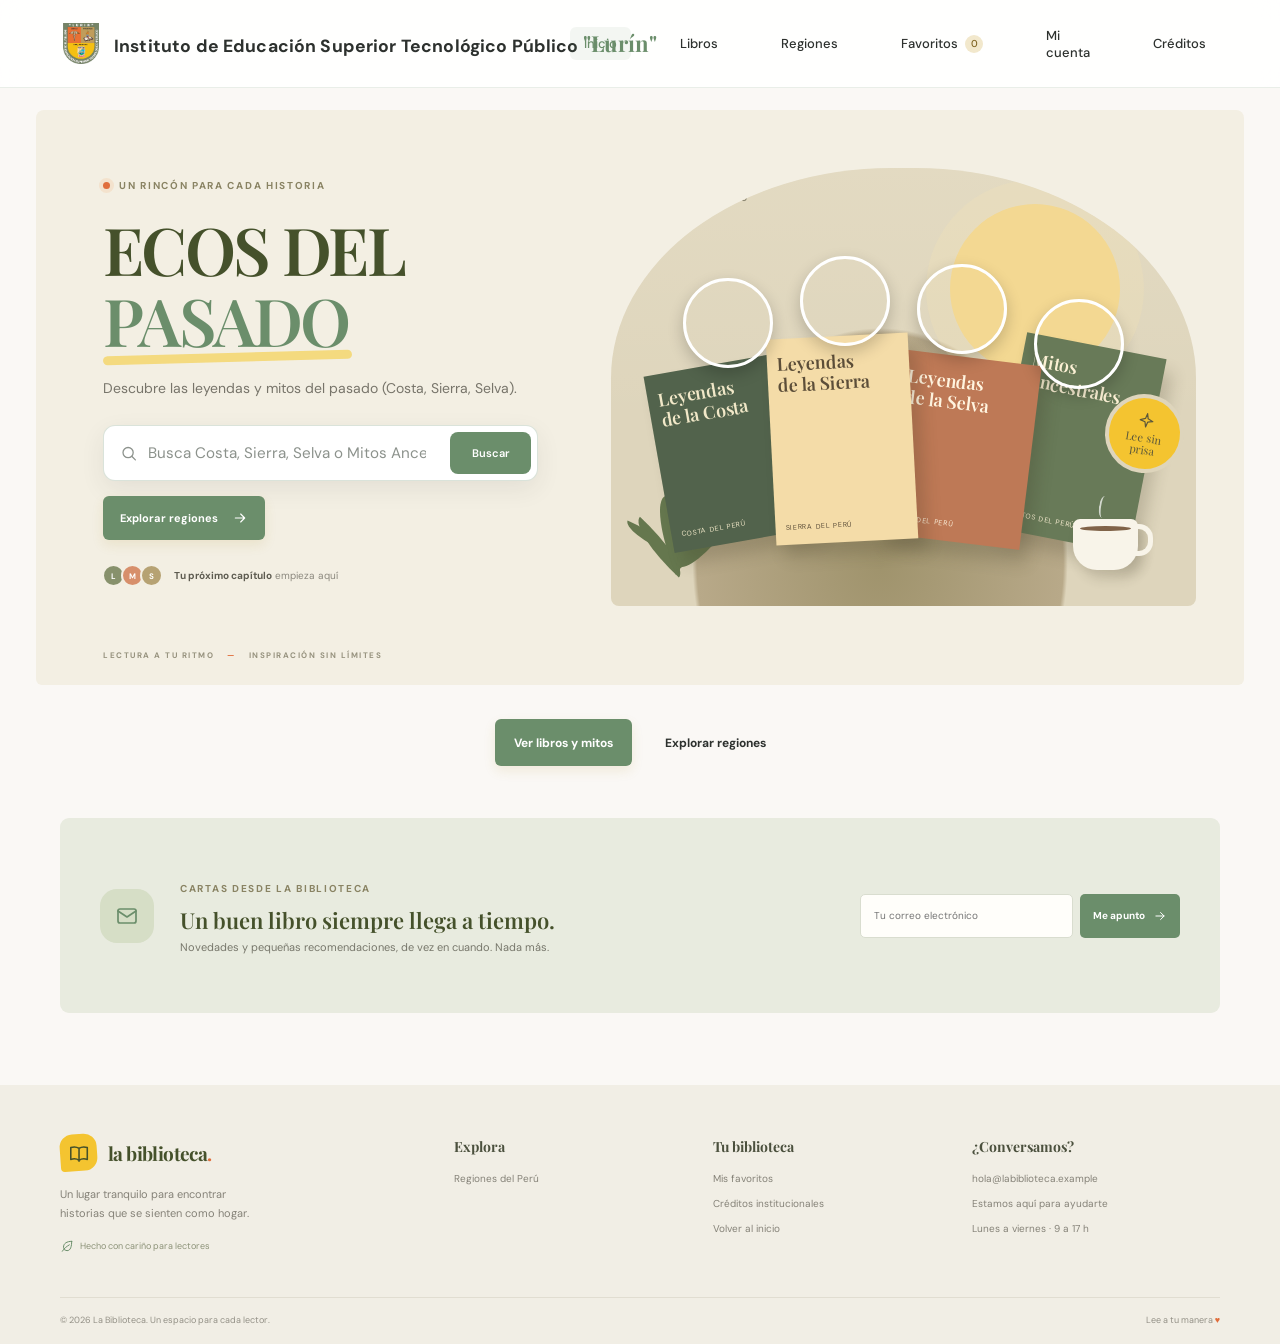
<file: index.html>
<!DOCTYPE html>
<html lang="es">
  <head>
    <meta charset="UTF-8" />
    <meta name="viewport" content="width=device-width, initial-scale=1.0" />
    <meta name="description" content="Descubre las leyendas, los mitos y las memorias del Perú." />
    <meta name="theme-color" content="#FAF9F5" />
    <title>Inicio — Ecos del Pasado</title>
    <link rel="preconnect" href="https://fonts.googleapis.com" />
    <link rel="preconnect" href="https://fonts.gstatic.com" crossorigin />
    <link href="https://fonts.googleapis.com/css2?family=DM+Sans:wght@400;500;600;700&family=Playfair+Display:wght@500;600;700&display=swap" rel="stylesheet" />
    <link rel="stylesheet" href="styles.css" />
    <script src="js/leyendasData.js" defer></script>
    <script src="app.js" defer></script>
  </head>
  <body>
    <audio id="bgMusic" src="music/Alborada - Qapaq Ñan.mp3" autoplay loop preload="auto"></audio>
<svg class="icon-definitions" xmlns="http://www.w3.org/2000/svg" aria-hidden="true">
      <symbol id="icon-book" viewBox="0 0 24 24">
        <path d="M12 7v14m0-14C9.5 5.2 6.5 5 3 6v13c3.5-1 6.5-.8 9 1m0-13c2.5-1.8 5.5-2 9-1v13c-3.5-1-6.5-.8-9 1" />
      </symbol>
      <symbol id="icon-search" viewBox="0 0 24 24">
        <circle cx="10.8" cy="10.8" r="6.8" />
        <path d="m16 16 4.5 4.5" />
      </symbol>
      <symbol id="icon-heart" viewBox="0 0 24 24">
        <path d="M20.8 8.8c0 5.2-8.8 10.2-8.8 10.2S3.2 14 3.2 8.8A4.7 4.7 0 0 1 12 6.3a4.7 4.7 0 0 1 8.8 2.5Z" />
      </symbol>
      <symbol id="icon-arrow" viewBox="0 0 24 24">
        <path d="M5 12h14m-6-6 6 6-6 6" />
      </symbol>
      <symbol id="icon-menu" viewBox="0 0 24 24">
        <path d="M4 7h16M4 12h16M4 17h16" />
      </symbol>
      <symbol id="icon-close" viewBox="0 0 24 24">
        <path d="m6 6 12 12M18 6 6 18" />
      </symbol>
      <symbol id="icon-spark" viewBox="0 0 24 24">
        <path d="m12 2 1.9 7.1L21 12l-7.1 1.9L12 21l-1.9-7.1L3 12l7.1-2.9L12 2Z" />
      </symbol>
      <symbol id="icon-leaf" viewBox="0 0 24 24">
        <path d="M20 4c-8.6 0-14 3.7-14 10a6 6 0 0 0 6 6c6.3 0 8-7.4 8-16Z" />
        <path d="M4 21c3-5 7-8 12-11" />
      </symbol>
      <symbol id="icon-clock" viewBox="0 0 24 24">
        <circle cx="12" cy="12" r="9" />
        <path d="M12 7v5l3 2" />
      </symbol>
      <symbol id="icon-mail" viewBox="0 0 24 24">
        <rect x="3" y="5" width="18" height="14" rx="2" />
        <path d="m3 7 9 6 9-6" />
      </symbol>
      <symbol id="icon-waves" viewBox="0 0 24 24">
        <path d="M2 8c2.5-2 4.5-2 7 0s4.5 2 7 0 4.5-2 6-1M2 13c2.5-2 4.5-2 7 0s4.5 2 7 0 4.5-2 6-1M2 18c2.5-2 4.5-2 7 0s4.5 2 7 0 4.5-2 6-1" />
      </symbol>
      <symbol id="icon-mountain" viewBox="0 0 24 24">
        <path d="m2 20 7.5-14L14 14l2.5-4L22 20H2Z" />
        <path d="m7.5 10 2 2 2-1M14 14l2 2 1.5-2" />
      </symbol>
      <symbol id="icon-forest" viewBox="0 0 24 24">
        <path d="m12 2 7 9h-4l5 6h-6v5h-4v-5H4l5-6H5l7-9Z" />
      </symbol>
    </svg>

<header class="site-header header-institucional">
      <div class="header-inner">
        <a class="brand institution-brand" href="index.html" aria-label="Instituto de Educación Superior Tecnológico Público Lurín, ir al inicio">
          <div class="logo-container">
            <img src="img/lurin-logo.png" alt="Logo IESTP Lurín" class="logo-instituto" />
          </div>
          <div class="texto-header">
            <h1 class="titulo-completo">
              Instituto de Educación Superior Tecnológico Público <span class="nombre-destacado">"Lurín"</span>
            </h1>
          </div>
        </a>
        <button
          class="menu-toggle"
          id="nav-toggle"
          type="button"
          aria-label="Abrir menú"
          aria-expanded="false"
          aria-controls="main-navigation"
        >
          <svg class="icon"><use href="#icon-menu" /></svg>
        </button>
        <nav class="main-navigation" id="main-navigation" aria-label="Navegación principal">
          <a class="nav-link is-active" href="index.html" aria-current="page">Inicio</a>
          <a class="nav-link" href="libros.html">Libros</a>
          <a class="nav-link" href="regiones.html">Regiones</a>
          <a class="nav-link favorites-link" href="favoritos.html">Favoritos <span class="favorite-count" aria-label="0 libros favoritos">0</span></a>
          <a class="nav-link" href="#account-dialog" data-account-trigger>Mi cuenta</a>
          <a class="nav-link" href="creditos.html">Créditos</a>
        </nav>
      </div>
    </header>

    <main>
      <section class="hero" id="inicio">
        <div class="hero-copy">
          <div class="eyebrow"><span class="eyebrow-dot"></span> UN RINCÓN PARA CADA HISTORIA</div>
          <h1>ECOS DEL <span>PASADO</span></h1>
          <p class="hero-description">
            Descubre las leyendas y mitos del pasado (Costa, Sierra, Selva).
          </p>
          <form class="search-form" role="search">
            <svg class="icon search-icon"><use href="#icon-search" /></svg>
            <label class="visually-hidden" for="book-search">Buscar una región o categoría del Perú</label>
            <input
              id="book-search"
              name="q"
              type="search"
              placeholder="Busca Costa, Sierra, Selva o Mitos Ancestrales..."
              autocomplete="off"
            />
            <button class="search-submit" type="submit">Buscar</button>
          </form>
          <a class="button button-primary hero-cta" href="regiones.html#explora-peru">
            Explorar regiones <svg class="icon"><use href="#icon-arrow" /></svg>
          </a>
          <div class="hero-note">
            <span class="reader-stack" aria-hidden="true"><i>L</i><i>M</i><i>S</i></span>
            <span><strong>Tu próximo capítulo</strong> empieza aquí</span>
          </div>
        </div>
        <div class="hero-art" aria-label="Cuatro libros ilustrados sobre mitos y leyendas del Perú: Costa, Sierra, Selva y mitos ancestrales">
          <div class="hero-sun"></div>
          <div class="hero-art-caption"><span>ESTE ES TU MOMENTO</span><span>01 — 06</span></div>
          <div class="plant plant-one"><i></i><i></i><i></i><i></i><i></i></div>
          <div class="hero-books">
            <div class="hero-book hero-book-costa" tabindex="0" role="group" aria-label="Libro: Leyendas de la Costa">
              <span>Leyendas<br />de la Costa</span><small>COSTA DEL PERÚ</small>
            </div>
            <div class="hero-book hero-book-sierra" tabindex="0" role="group" aria-label="Libro: Leyendas de la Sierra">
              <span>Leyendas<br />de la Sierra</span><small>SIERRA DEL PERÚ</small>
            </div>
            <div class="hero-book hero-book-selva" tabindex="0" role="group" aria-label="Video de portada que cambia según la categoría seleccionada">
              <span>Leyendas<br />de la Selva</span><small>SELVA DEL PERÚ</small>
            </div>
            <div class="hero-book hero-book-myths" tabindex="0" role="group" aria-label="Libro: Mitos Ancestrales del Perú">
              <span>Mitos<br />Ancestrales</span><small>RELATOS DEL PERÚ</small>
            </div>
          </div>
          <div class="hero-avatars-grid" role="group" aria-label="Videos de las cuatro categorías">
            <div class="avatar-item avatar-costa" role="img" aria-label="Video de Costa">
              <video autoplay loop muted playsinline aria-hidden="true">
                <source src="video/hero-avatar-costa.mp4" type="video/mp4" />
              </video>
            </div>
            <div class="avatar-item avatar-sierra" role="img" aria-label="Video de Sierra">
              <video autoplay loop muted playsinline aria-hidden="true">
                <source src="video/hero-avatar-sierra.mp4" type="video/mp4" />
              </video>
            </div>
            <div class="avatar-item avatar-selva" role="img" aria-label="Video de Selva">
              <video autoplay loop muted playsinline aria-hidden="true">
                <source src="video/hero-avatar-selva.mp4" type="video/mp4" />
              </video>
            </div>
            <div class="avatar-item avatar-mitos" role="img" aria-label="Video de Mitos">
              <video autoplay loop muted playsinline aria-hidden="true">
                <source src="video/hero-avatar-mitos.mp4" type="video/mp4" />
              </video>
            </div>
          </div>
          <div class="hero-cup"><span></span><i></i></div>
          <div class="hero-art-sticker"><svg class="icon"><use href="#icon-spark" /></svg><span>Lee sin<br />prisa</span></div>
        </div>
        <div class="hero-bottom-line"><span>LECTURA A TU RITMO</span><span>—</span><span>INSPIRACIÓN SIN LÍMITES</span></div>
      </section>

      <section class="home-discovery section-shell" aria-label="Explora el museo digital">
        <a class="button button-primary" href="libros.html">Ver libros y mitos</a>
        <a class="button" href="regiones.html">Explorar regiones</a>
      </section>

      <section class="newsletter-section section-shell" aria-labelledby="newsletter-title">
        <div class="newsletter-icon"><svg class="icon"><use href="#icon-mail" /></svg></div>
        <div class="newsletter-copy">
          <span class="section-kicker">CARTAS DESDE LA BIBLIOTECA</span>
          <h2 id="newsletter-title">Un buen libro siempre llega a tiempo.</h2>
          <p>Novedades y pequeñas recomendaciones, de vez en cuando. Nada más.</p>
        </div>
        <form class="newsletter-form" id="newsletter-form" novalidate>
          <label class="visually-hidden" for="newsletter-email">Tu correo electrónico</label>
          <input id="newsletter-email" type="email" placeholder="Tu correo electrónico" required />
          <button type="submit">Me apunto <svg class="icon"><use href="#icon-arrow" /></svg></button>
          <span class="newsletter-message" id="newsletter-message" role="status"></span>
        </form>
      </section>
    </main>

<footer class="site-footer">
      <div class="footer-main section-shell">
        <div class="footer-brand">
          <a class="brand" href="index.html"><span class="brand-mark"><svg class="icon"><use href="#icon-book" /></svg></span><span class="brand-name">la biblioteca<span>.</span></span></a>
          <p>Un lugar tranquilo para encontrar<br />historias que se sienten como hogar.</p>
          <span class="footer-note"><svg class="icon"><use href="#icon-leaf" /></svg> Hecho con cariño para lectores</span>
        </div>
        <div class="footer-column"><h3>Explora</h3><a href="regiones.html">Regiones del Perú</a></div>
        <div class="footer-column"><h3>Tu biblioteca</h3><a href="favoritos.html">Mis favoritos</a><a href="creditos.html">Créditos institucionales</a><a href="index.html">Volver al inicio</a></div>
        <div class="footer-column"><h3>¿Conversamos?</h3><a href="mailto:hola@labiblioteca.example">hola@labiblioteca.example</a><span>Estamos aquí para ayudarte</span><span>Lunes a viernes · 9 a 17 h</span></div>
      </div>
      <div class="footer-bottom section-shell"><span>© 2026 La Biblioteca. Un espacio para cada lector.</span><span>Lee a tu manera <span class="footer-heart">♥</span></span></div>
    </footer>

        <dialog class="book-dialog" id="book-dialog" aria-labelledby="dialog-title">
      <button class="dialog-close" type="button" aria-label="Cerrar detalles"><svg class="icon"><use href="#icon-close" /></svg></button>
      <div class="dialog-content" id="dialog-content"></div>
    </dialog>
    <dialog class="account-dialog" id="account-dialog" aria-labelledby="account-title">
      <button class="dialog-close" type="button" aria-label="Cerrar mi cuenta"><svg class="icon"><use href="#icon-close" /></svg></button>
      <div class="account-content">
        <span class="section-kicker">TU ESPACIO DE LECTURA</span>
        <h2 id="account-title">Mi cuenta<span>.</span></h2>
        <p>Guarda un nombre para darte la bienvenida cada vez que vuelvas.</p>
        <form id="account-form" novalidate>
          <label for="account-name">¿Cómo te llamas?</label>
          <input id="account-name" name="name" maxlength="50" placeholder="Tu nombre" required />
          <label for="account-email">Tu correo electrónico</label>
          <input id="account-email" name="email" type="email" placeholder="nombre@correo.com" required />
          <button class="button button-primary" type="submit">Guardar mis datos <svg class="icon"><use href="#icon-arrow" /></svg></button>
          <p class="account-message" id="account-message" role="status"></p>
        </form>
      </div>
    </dialog>
    <dialog class="region-dialog" id="region-dialog" aria-labelledby="region-dialog-title">
      <button class="dialog-close" type="button" aria-label="Cerrar historia"><svg class="icon"><use href="#icon-close" /></svg></button>
      <article class="region-dialog-content">
        <span class="section-kicker" id="region-dialog-kicker">TERRITORIO 01 · COSTA</span>
        <h2 id="region-dialog-title">La Costa<span>.</span></h2>
        <p class="region-dialog-intro" id="region-dialog-intro"></p>
        <div class="region-dialog-reading" id="region-dialog-reading"></div>
        <section class="coastal-legends" id="coastal-legends" aria-labelledby="coastal-legends-title" hidden>
          <h3 id="coastal-legends-title">Las nueve leyendas de la Costa</h3>
          <p class="coastal-legends-note">Cada tarjeta reutiliza la portada general de esta sección.</p>
          <div class="coastal-legend-grid"></div>
        </section>
        <p class="region-dialog-caution">Las tradiciones orales son diversas y cambian según la comunidad y la época. Este recorrido es una introducción, no una versión única ni definitiva.</p>
      </article>
    </dialog>
    <dialog class="legend-video-dialog" id="legend-video-dialog" aria-labelledby="legend-video-title">
      <button class="dialog-close" type="button" aria-label="Cerrar animación"><svg class="icon"><use href="#icon-close" /></svg></button>
      <div class="legend-video-content">
        <span class="section-kicker" id="legend-video-category">ANIMACIÓN · LEYENDAS DE LA COSTA</span>
        <h2 id="legend-video-title"></h2>
        <div class="legend-video-player">
          <video id="legend-video" controls playsinline preload="metadata" aria-label="Animación de la leyenda seleccionada"></video>
          <p class="legend-video-error" id="legend-video-error" role="alert" hidden></p>
          <section class="legend-video-ended" id="legend-video-ended" aria-labelledby="legend-video-ended-title" aria-hidden="true" inert>
            <span class="section-kicker">FIN DE LA ANIMACIÓN</span>
            <h3 id="legend-video-ended-title"></h3>
            <p>Has llegado al final de esta leyenda. Continúa con la lectura para descubrir más.</p>
            <div class="legend-video-ended-actions">
              <div id="legend-video-ended-pdf"></div>
              <button class="button legend-video-replay" type="button" data-legend-action="replay">Volver a ver la animación</button>
              <button class="legend-video-back" type="button" data-legend-action="catalog">Volver al catálogo</button>
            </div>
          </section>

          <section class="coastal-legends ancestral-myths section-shell" id="ancestral-myths" aria-labelledby="ancestral-myths-title">
            <h2 id="ancestral-myths-title">Mitos Ancestrales</h2>
            <p class="coastal-legends-note">Cada tarjeta reutiliza la portada general de esta sección.</p>
            <div class="coastal-legend-grid"></div>
          </section>
        </div>
        <div class="legend-video-actions" id="legend-video-actions"></div>
      </div>
    </dialog>
    <div id="video-modal" class="modal-overlay" aria-hidden="true">
      <div class="modal-content" role="dialog" aria-modal="true" aria-label="Video narrado de leyenda de la Sierra">
        <button class="modal-close" type="button" aria-label="Cerrar video">&times;</button>
        <video id="modal-video-player" controls playsinline></video>
      </div>
    </div>
    <div class="toast" id="toast" role="status" aria-live="polite"></div>
  </body>
</html>
</file>
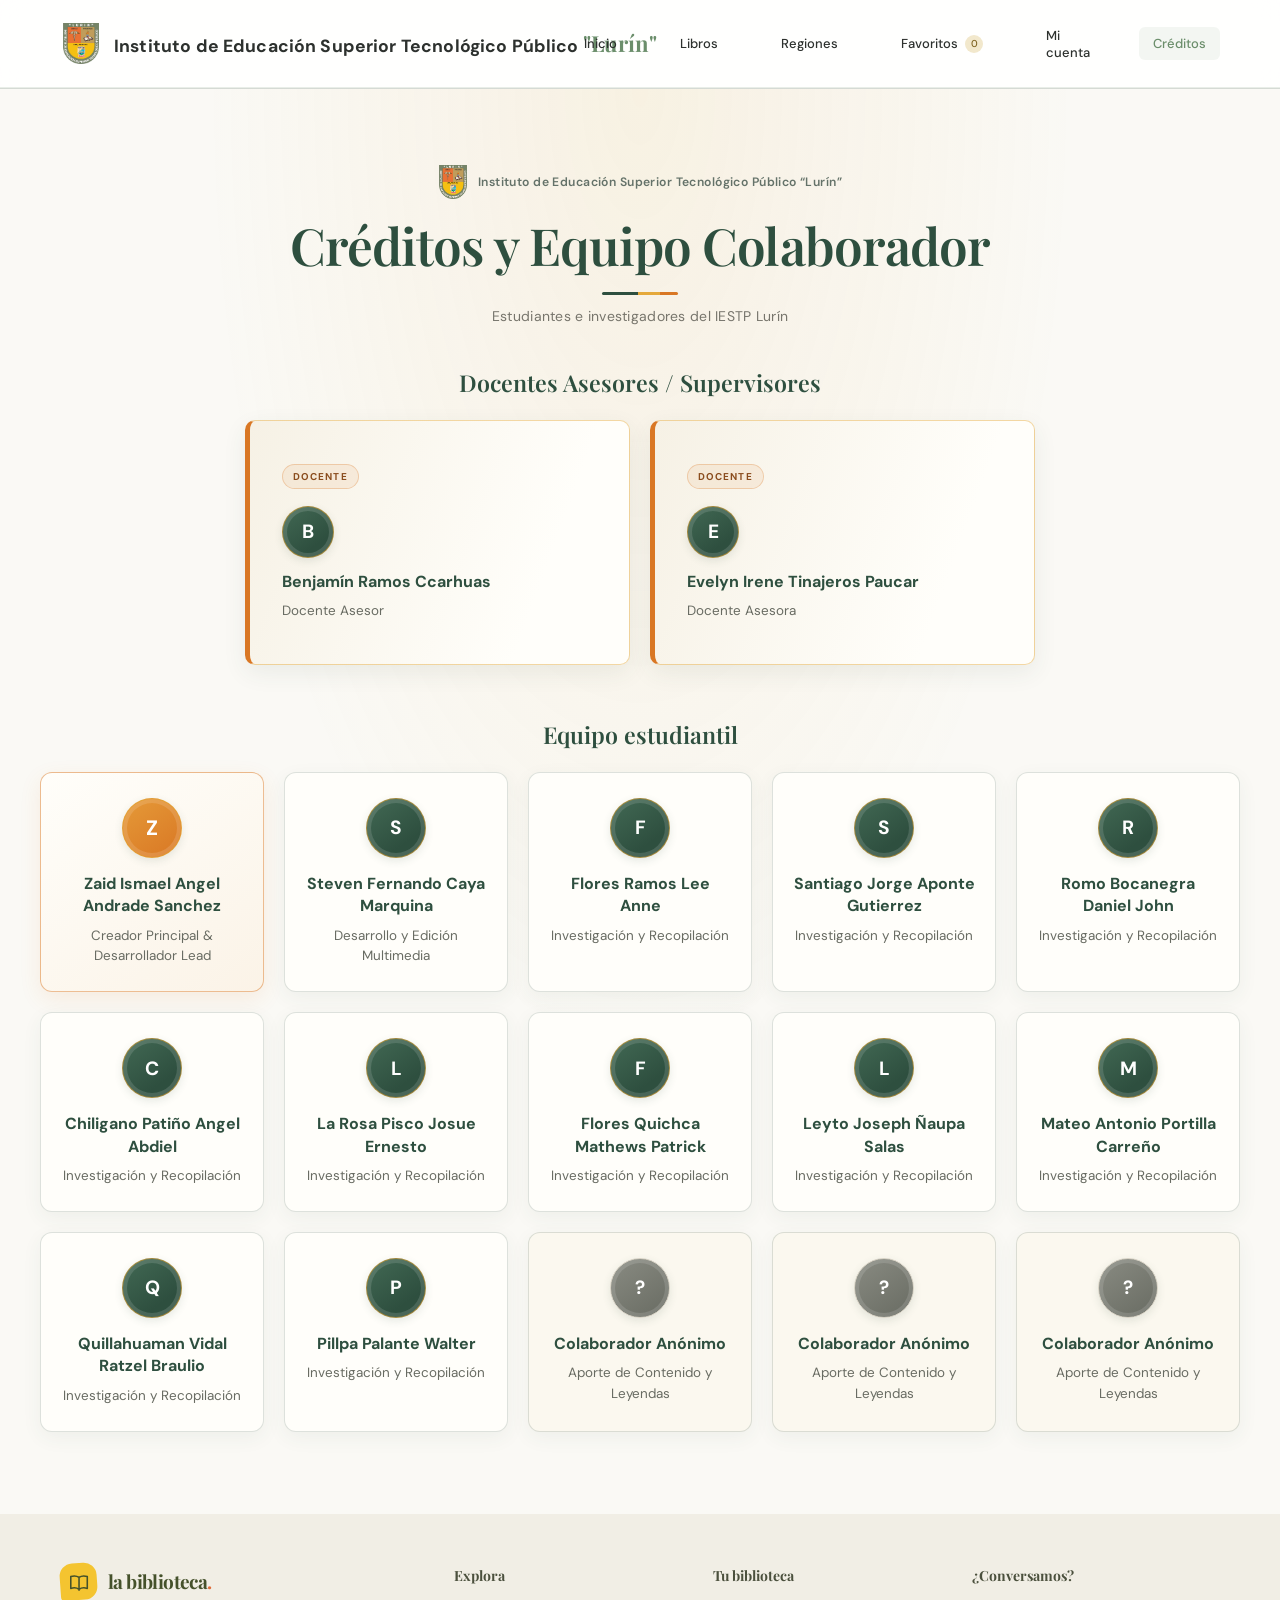
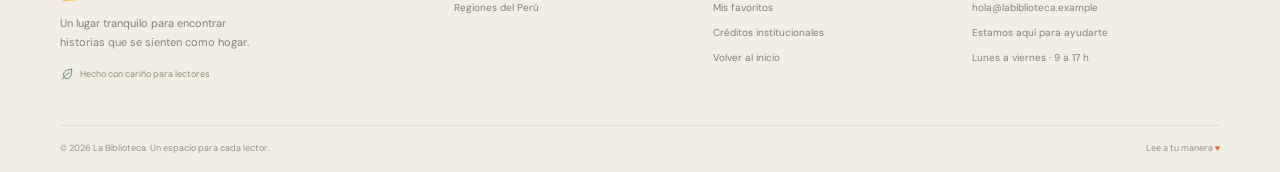
<file: creditos.html>
<!DOCTYPE html>
<html lang="es">
  <head>
    <meta charset="UTF-8" />
    <meta name="viewport" content="width=device-width, initial-scale=1.0" />
    <meta name="description" content="Conoce al equipo colaborador y a los docentes asesores del proyecto." />
    <meta name="theme-color" content="#FAF9F5" />
    <title>Créditos — Ecos del Pasado</title>
    <link rel="preconnect" href="https://fonts.googleapis.com" />
    <link rel="preconnect" href="https://fonts.gstatic.com" crossorigin />
    <link href="https://fonts.googleapis.com/css2?family=DM+Sans:wght@400;500;600;700&family=Playfair+Display:wght@500;600;700&display=swap" rel="stylesheet" />
    <link rel="stylesheet" href="styles.css" />
    <script src="js/leyendasData.js" defer></script>
    <script src="app.js" defer></script>
  </head>
  <body>
<svg class="icon-definitions" xmlns="http://www.w3.org/2000/svg" aria-hidden="true">
      <symbol id="icon-book" viewBox="0 0 24 24">
        <path d="M12 7v14m0-14C9.5 5.2 6.5 5 3 6v13c3.5-1 6.5-.8 9 1m0-13c2.5-1.8 5.5-2 9-1v13c-3.5-1-6.5-.8-9 1" />
      </symbol>
      <symbol id="icon-search" viewBox="0 0 24 24">
        <circle cx="10.8" cy="10.8" r="6.8" />
        <path d="m16 16 4.5 4.5" />
      </symbol>
      <symbol id="icon-heart" viewBox="0 0 24 24">
        <path d="M20.8 8.8c0 5.2-8.8 10.2-8.8 10.2S3.2 14 3.2 8.8A4.7 4.7 0 0 1 12 6.3a4.7 4.7 0 0 1 8.8 2.5Z" />
      </symbol>
      <symbol id="icon-arrow" viewBox="0 0 24 24">
        <path d="M5 12h14m-6-6 6 6-6 6" />
      </symbol>
      <symbol id="icon-menu" viewBox="0 0 24 24">
        <path d="M4 7h16M4 12h16M4 17h16" />
      </symbol>
      <symbol id="icon-close" viewBox="0 0 24 24">
        <path d="m6 6 12 12M18 6 6 18" />
      </symbol>
      <symbol id="icon-spark" viewBox="0 0 24 24">
        <path d="m12 2 1.9 7.1L21 12l-7.1 1.9L12 21l-1.9-7.1L3 12l7.1-2.9L12 2Z" />
      </symbol>
      <symbol id="icon-leaf" viewBox="0 0 24 24">
        <path d="M20 4c-8.6 0-14 3.7-14 10a6 6 0 0 0 6 6c6.3 0 8-7.4 8-16Z" />
        <path d="M4 21c3-5 7-8 12-11" />
      </symbol>
      <symbol id="icon-clock" viewBox="0 0 24 24">
        <circle cx="12" cy="12" r="9" />
        <path d="M12 7v5l3 2" />
      </symbol>
      <symbol id="icon-mail" viewBox="0 0 24 24">
        <rect x="3" y="5" width="18" height="14" rx="2" />
        <path d="m3 7 9 6 9-6" />
      </symbol>
      <symbol id="icon-waves" viewBox="0 0 24 24">
        <path d="M2 8c2.5-2 4.5-2 7 0s4.5 2 7 0 4.5-2 6-1M2 13c2.5-2 4.5-2 7 0s4.5 2 7 0 4.5-2 6-1M2 18c2.5-2 4.5-2 7 0s4.5 2 7 0 4.5-2 6-1" />
      </symbol>
      <symbol id="icon-mountain" viewBox="0 0 24 24">
        <path d="m2 20 7.5-14L14 14l2.5-4L22 20H2Z" />
        <path d="m7.5 10 2 2 2-1M14 14l2 2 1.5-2" />
      </symbol>
      <symbol id="icon-forest" viewBox="0 0 24 24">
        <path d="m12 2 7 9h-4l5 6h-6v5h-4v-5H4l5-6H5l7-9Z" />
      </symbol>
    </svg>

<header class="site-header header-institucional">
      <div class="header-inner">
        <a class="brand institution-brand" href="index.html" aria-label="Instituto de Educación Superior Tecnológico Público Lurín, ir al inicio">
          <div class="logo-container">
            <img src="img/lurin-logo.png" alt="Logo IESTP Lurín" class="logo-instituto" />
          </div>
          <div class="texto-header">
            <h1 class="titulo-completo">
              Instituto de Educación Superior Tecnológico Público <span class="nombre-destacado">"Lurín"</span>
            </h1>
          </div>
        </a>
        <button
          class="menu-toggle"
          id="nav-toggle"
          type="button"
          aria-label="Abrir menú"
          aria-expanded="false"
          aria-controls="main-navigation"
        >
          <svg class="icon"><use href="#icon-menu" /></svg>
        </button>
        <nav class="main-navigation" id="main-navigation" aria-label="Navegación principal">
          <a class="nav-link" href="index.html">Inicio</a>
          <a class="nav-link" href="libros.html">Libros</a>
          <a class="nav-link" href="regiones.html">Regiones</a>
          <a class="nav-link favorites-link" href="favoritos.html">Favoritos <span class="favorite-count" aria-label="0 libros favoritos">0</span></a>
          <a class="nav-link" href="#account-dialog" data-account-trigger>Mi cuenta</a>
          <a class="nav-link is-active" href="creditos.html" aria-current="page">Créditos</a>
        </nav>
      </div>
    </header>

    <main>
      <section id="creditos" class="credits-section" aria-labelledby="credits-title">
      <div class="container">
        <div class="credits-institution">
          <img src="img/lurin-logo.png" alt="" class="credits-institution-logo" />
          <span>Instituto de Educación Superior Tecnológico Público “Lurín”</span>
        </div>
        <h2 class="section-title" id="credits-title">Créditos y Equipo Colaborador</h2>
        <p class="section-subtitle">Estudiantes e investigadores del IESTP Lurín</p>

        <h3 class="credit-group-title">Docentes Asesores / Supervisores</h3>
        <div class="credits-grid advisors-grid">
          <div class="credit-card credit-advisor">
            <span class="advisor-badge">DOCENTE</span>
            <div class="credit-avatar advisor-avatar" aria-hidden="true">B</div>
            <h4 class="credit-name">Benjamín Ramos Ccarhuas</h4>
            <p class="credit-role">Docente Asesor</p>
          </div>
          <div class="credit-card credit-advisor">
            <span class="advisor-badge">DOCENTE</span>
            <div class="credit-avatar advisor-avatar" aria-hidden="true">E</div>
            <h4 class="credit-name">Evelyn Irene Tinajeros Paucar</h4>
            <p class="credit-role">Docente Asesora</p>
          </div>
        </div>

        <h3 class="credit-group-title students-title">Equipo estudiantil</h3>
        <div class="credits-grid">
          <div class="credit-card credit-leader">
            <div class="credit-avatar leader-avatar" aria-hidden="true">Z</div>
            <h3 class="credit-name">Zaid Ismael Angel Andrade Sanchez</h3>
            <p class="credit-role">Creador Principal &amp; Desarrollador Lead</p>
          </div>
          <div class="credit-card">
            <div class="credit-avatar" aria-hidden="true">S</div>
            <h3 class="credit-name">Steven Fernando Caya Marquina</h3>
            <p class="credit-role">Desarrollo y Edición Multimedia</p>
          </div>
          <div class="credit-card">
            <div class="credit-avatar" aria-hidden="true">F</div>
            <h3 class="credit-name">Flores Ramos Lee Anne</h3>
            <p class="credit-role">Investigación y Recopilación</p>
          </div>
          <div class="credit-card">
            <div class="credit-avatar" aria-hidden="true">S</div>
            <h3 class="credit-name">Santiago Jorge Aponte Gutierrez</h3>
            <p class="credit-role">Investigación y Recopilación</p>
          </div>
          <div class="credit-card">
            <div class="credit-avatar" aria-hidden="true">R</div>
            <h3 class="credit-name">Romo Bocanegra Daniel John</h3>
            <p class="credit-role">Investigación y Recopilación</p>
          </div>
          <div class="credit-card">
            <div class="credit-avatar" aria-hidden="true">C</div>
            <h3 class="credit-name">Chiligano Patiño Angel Abdiel</h3>
            <p class="credit-role">Investigación y Recopilación</p>
          </div>
          <div class="credit-card">
            <div class="credit-avatar" aria-hidden="true">L</div>
            <h3 class="credit-name">La Rosa Pisco Josue Ernesto</h3>
            <p class="credit-role">Investigación y Recopilación</p>
          </div>
          <div class="credit-card">
            <div class="credit-avatar" aria-hidden="true">F</div>
            <h3 class="credit-name">Flores Quichca Mathews Patrick</h3>
            <p class="credit-role">Investigación y Recopilación</p>
          </div>
          <div class="credit-card">
            <div class="credit-avatar" aria-hidden="true">L</div>
            <h3 class="credit-name">Leyto Joseph Ñaupa Salas</h3>
            <p class="credit-role">Investigación y Recopilación</p>
          </div>
          <div class="credit-card">
            <div class="credit-avatar" aria-hidden="true">M</div>
            <h3 class="credit-name">Mateo Antonio Portilla Carreño</h3>
            <p class="credit-role">Investigación y Recopilación</p>
          </div>
          <div class="credit-card">
            <div class="credit-avatar" aria-hidden="true">Q</div>
            <h3 class="credit-name">Quillahuaman Vidal Ratzel Braulio</h3>
            <p class="credit-role">Investigación y Recopilación</p>
          </div>
          <div class="credit-card">
            <div class="credit-avatar" aria-hidden="true">P</div>
            <h3 class="credit-name">Pillpa Palante Walter</h3>
            <p class="credit-role">Investigación y Recopilación</p>
          </div>
          <div class="credit-card credit-anonymous">
            <div class="credit-avatar anonymous-icon" aria-hidden="true">?</div>
            <h3 class="credit-name">Colaborador Anónimo</h3>
            <p class="credit-role">Aporte de Contenido y Leyendas</p>
          </div>
          <div class="credit-card credit-anonymous">
            <div class="credit-avatar anonymous-icon" aria-hidden="true">?</div>
            <h3 class="credit-name">Colaborador Anónimo</h3>
            <p class="credit-role">Aporte de Contenido y Leyendas</p>
          </div>
          <div class="credit-card credit-anonymous">
            <div class="credit-avatar anonymous-icon" aria-hidden="true">?</div>
            <h3 class="credit-name">Colaborador Anónimo</h3>
            <p class="credit-role">Aporte de Contenido y Leyendas</p>
          </div>
        </div>
      </div>
    </section>
    </main>

<footer class="site-footer">
      <div class="footer-main section-shell">
        <div class="footer-brand">
          <a class="brand" href="index.html"><span class="brand-mark"><svg class="icon"><use href="#icon-book" /></svg></span><span class="brand-name">la biblioteca<span>.</span></span></a>
          <p>Un lugar tranquilo para encontrar<br />historias que se sienten como hogar.</p>
          <span class="footer-note"><svg class="icon"><use href="#icon-leaf" /></svg> Hecho con cariño para lectores</span>
        </div>
        <div class="footer-column"><h3>Explora</h3><a href="regiones.html">Regiones del Perú</a></div>
        <div class="footer-column"><h3>Tu biblioteca</h3><a href="favoritos.html">Mis favoritos</a><a href="creditos.html">Créditos institucionales</a><a href="index.html">Volver al inicio</a></div>
        <div class="footer-column"><h3>¿Conversamos?</h3><a href="mailto:hola@labiblioteca.example">hola@labiblioteca.example</a><span>Estamos aquí para ayudarte</span><span>Lunes a viernes · 9 a 17 h</span></div>
      </div>
      <div class="footer-bottom section-shell"><span>© 2026 La Biblioteca. Un espacio para cada lector.</span><span>Lee a tu manera <span class="footer-heart">♥</span></span></div>
    </footer>

        <dialog class="book-dialog" id="book-dialog" aria-labelledby="dialog-title">
      <button class="dialog-close" type="button" aria-label="Cerrar detalles"><svg class="icon"><use href="#icon-close" /></svg></button>
      <div class="dialog-content" id="dialog-content"></div>
    </dialog>
    <dialog class="account-dialog" id="account-dialog" aria-labelledby="account-title">
      <button class="dialog-close" type="button" aria-label="Cerrar mi cuenta"><svg class="icon"><use href="#icon-close" /></svg></button>
      <div class="account-content">
        <span class="section-kicker">TU ESPACIO DE LECTURA</span>
        <h2 id="account-title">Mi cuenta<span>.</span></h2>
        <p>Guarda un nombre para darte la bienvenida cada vez que vuelvas.</p>
        <form id="account-form" novalidate>
          <label for="account-name">¿Cómo te llamas?</label>
          <input id="account-name" name="name" maxlength="50" placeholder="Tu nombre" required />
          <label for="account-email">Tu correo electrónico</label>
          <input id="account-email" name="email" type="email" placeholder="nombre@correo.com" required />
          <button class="button button-primary" type="submit">Guardar mis datos <svg class="icon"><use href="#icon-arrow" /></svg></button>
          <p class="account-message" id="account-message" role="status"></p>
        </form>
      </div>
    </dialog>
    <dialog class="region-dialog" id="region-dialog" aria-labelledby="region-dialog-title">
      <button class="dialog-close" type="button" aria-label="Cerrar historia"><svg class="icon"><use href="#icon-close" /></svg></button>
      <article class="region-dialog-content">
        <span class="section-kicker" id="region-dialog-kicker">TERRITORIO 01 · COSTA</span>
        <h2 id="region-dialog-title">La Costa<span>.</span></h2>
        <p class="region-dialog-intro" id="region-dialog-intro"></p>
        <div class="region-dialog-reading" id="region-dialog-reading"></div>
        <section class="coastal-legends" id="coastal-legends" aria-labelledby="coastal-legends-title" hidden>
          <h3 id="coastal-legends-title">Las nueve leyendas de la Costa</h3>
          <p class="coastal-legends-note">Cada tarjeta reutiliza la portada general de esta sección.</p>
          <div class="coastal-legend-grid"></div>
        </section>
        <p class="region-dialog-caution">Las tradiciones orales son diversas y cambian según la comunidad y la época. Este recorrido es una introducción, no una versión única ni definitiva.</p>
      </article>
    </dialog>
    <dialog class="legend-video-dialog" id="legend-video-dialog" aria-labelledby="legend-video-title">
      <button class="dialog-close" type="button" aria-label="Cerrar animación"><svg class="icon"><use href="#icon-close" /></svg></button>
      <div class="legend-video-content">
        <span class="section-kicker" id="legend-video-category">ANIMACIÓN · LEYENDAS DE LA COSTA</span>
        <h2 id="legend-video-title"></h2>
        <div class="legend-video-player">
          <video id="legend-video" controls playsinline preload="metadata" aria-label="Animación de la leyenda seleccionada"></video>
          <p class="legend-video-error" id="legend-video-error" role="alert" hidden></p>
          <section class="legend-video-ended" id="legend-video-ended" aria-labelledby="legend-video-ended-title" aria-hidden="true" inert>
            <span class="section-kicker">FIN DE LA ANIMACIÓN</span>
            <h3 id="legend-video-ended-title"></h3>
            <p>Has llegado al final de esta leyenda. Continúa con la lectura para descubrir más.</p>
            <div class="legend-video-ended-actions">
              <div id="legend-video-ended-pdf"></div>
              <button class="button legend-video-replay" type="button" data-legend-action="replay">Volver a ver la animación</button>
              <button class="legend-video-back" type="button" data-legend-action="catalog">Volver al catálogo</button>
            </div>
          </section>

          <section class="coastal-legends ancestral-myths section-shell" id="ancestral-myths" aria-labelledby="ancestral-myths-title">
            <h2 id="ancestral-myths-title">Mitos Ancestrales</h2>
            <p class="coastal-legends-note">Cada tarjeta reutiliza la portada general de esta sección.</p>
            <div class="coastal-legend-grid"></div>
          </section>
        </div>
        <div class="legend-video-actions" id="legend-video-actions"></div>
      </div>
    </dialog>
    <div id="video-modal" class="modal-overlay" aria-hidden="true">
      <div class="modal-content" role="dialog" aria-modal="true" aria-label="Video narrado de leyenda de la Sierra">
        <button class="modal-close" type="button" aria-label="Cerrar video">&times;</button>
        <video id="modal-video-player" controls playsinline></video>
      </div>
    </div>
    <div class="toast" id="toast" role="status" aria-live="polite"></div>
  </body>
</html>
</file>
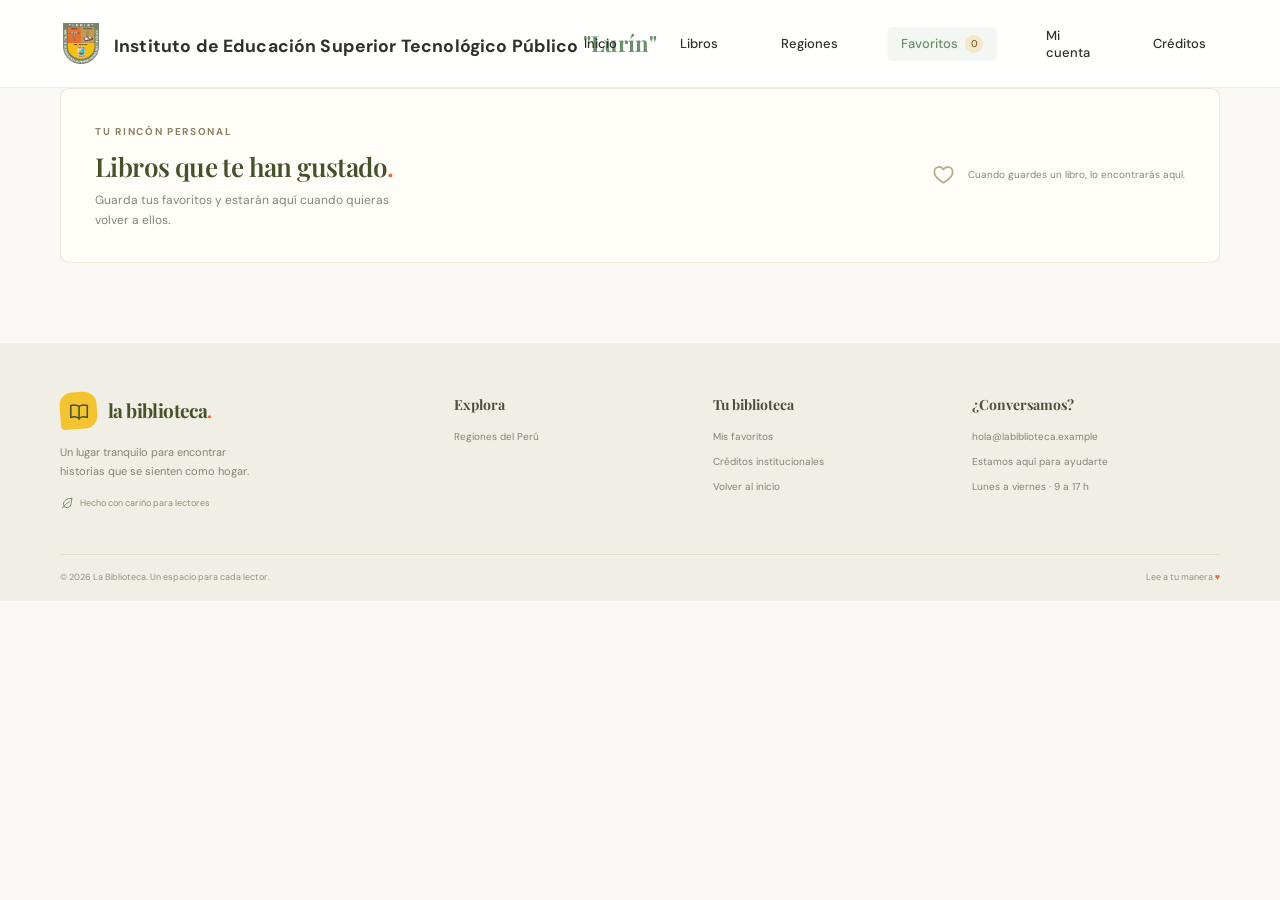
<file: favoritos.html>
<!DOCTYPE html>
<html lang="es">
  <head>
    <meta charset="UTF-8" />
    <meta name="viewport" content="width=device-width, initial-scale=1.0" />
    <meta name="description" content="Consulta los libros guardados en tu biblioteca personal." />
    <meta name="theme-color" content="#FAF9F5" />
    <title>Favoritos — Ecos del Pasado</title>
    <link rel="preconnect" href="https://fonts.googleapis.com" />
    <link rel="preconnect" href="https://fonts.gstatic.com" crossorigin />
    <link href="https://fonts.googleapis.com/css2?family=DM+Sans:wght@400;500;600;700&family=Playfair+Display:wght@500;600;700&display=swap" rel="stylesheet" />
    <link rel="stylesheet" href="styles.css" />
    <script src="js/leyendasData.js" defer></script>
    <script src="app.js" defer></script>
  </head>
  <body>
<svg class="icon-definitions" xmlns="http://www.w3.org/2000/svg" aria-hidden="true">
      <symbol id="icon-book" viewBox="0 0 24 24">
        <path d="M12 7v14m0-14C9.5 5.2 6.5 5 3 6v13c3.5-1 6.5-.8 9 1m0-13c2.5-1.8 5.5-2 9-1v13c-3.5-1-6.5-.8-9 1" />
      </symbol>
      <symbol id="icon-search" viewBox="0 0 24 24">
        <circle cx="10.8" cy="10.8" r="6.8" />
        <path d="m16 16 4.5 4.5" />
      </symbol>
      <symbol id="icon-heart" viewBox="0 0 24 24">
        <path d="M20.8 8.8c0 5.2-8.8 10.2-8.8 10.2S3.2 14 3.2 8.8A4.7 4.7 0 0 1 12 6.3a4.7 4.7 0 0 1 8.8 2.5Z" />
      </symbol>
      <symbol id="icon-arrow" viewBox="0 0 24 24">
        <path d="M5 12h14m-6-6 6 6-6 6" />
      </symbol>
      <symbol id="icon-menu" viewBox="0 0 24 24">
        <path d="M4 7h16M4 12h16M4 17h16" />
      </symbol>
      <symbol id="icon-close" viewBox="0 0 24 24">
        <path d="m6 6 12 12M18 6 6 18" />
      </symbol>
      <symbol id="icon-spark" viewBox="0 0 24 24">
        <path d="m12 2 1.9 7.1L21 12l-7.1 1.9L12 21l-1.9-7.1L3 12l7.1-2.9L12 2Z" />
      </symbol>
      <symbol id="icon-leaf" viewBox="0 0 24 24">
        <path d="M20 4c-8.6 0-14 3.7-14 10a6 6 0 0 0 6 6c6.3 0 8-7.4 8-16Z" />
        <path d="M4 21c3-5 7-8 12-11" />
      </symbol>
      <symbol id="icon-clock" viewBox="0 0 24 24">
        <circle cx="12" cy="12" r="9" />
        <path d="M12 7v5l3 2" />
      </symbol>
      <symbol id="icon-mail" viewBox="0 0 24 24">
        <rect x="3" y="5" width="18" height="14" rx="2" />
        <path d="m3 7 9 6 9-6" />
      </symbol>
      <symbol id="icon-waves" viewBox="0 0 24 24">
        <path d="M2 8c2.5-2 4.5-2 7 0s4.5 2 7 0 4.5-2 6-1M2 13c2.5-2 4.5-2 7 0s4.5 2 7 0 4.5-2 6-1M2 18c2.5-2 4.5-2 7 0s4.5 2 7 0 4.5-2 6-1" />
      </symbol>
      <symbol id="icon-mountain" viewBox="0 0 24 24">
        <path d="m2 20 7.5-14L14 14l2.5-4L22 20H2Z" />
        <path d="m7.5 10 2 2 2-1M14 14l2 2 1.5-2" />
      </symbol>
      <symbol id="icon-forest" viewBox="0 0 24 24">
        <path d="m12 2 7 9h-4l5 6h-6v5h-4v-5H4l5-6H5l7-9Z" />
      </symbol>
    </svg>

<header class="site-header header-institucional">
      <div class="header-inner">
        <a class="brand institution-brand" href="index.html" aria-label="Instituto de Educación Superior Tecnológico Público Lurín, ir al inicio">
          <div class="logo-container">
            <img src="img/lurin-logo.png" alt="Logo IESTP Lurín" class="logo-instituto" />
          </div>
          <div class="texto-header">
            <h1 class="titulo-completo">
              Instituto de Educación Superior Tecnológico Público <span class="nombre-destacado">"Lurín"</span>
            </h1>
          </div>
        </a>
        <button
          class="menu-toggle"
          id="nav-toggle"
          type="button"
          aria-label="Abrir menú"
          aria-expanded="false"
          aria-controls="main-navigation"
        >
          <svg class="icon"><use href="#icon-menu" /></svg>
        </button>
        <nav class="main-navigation" id="main-navigation" aria-label="Navegación principal">
          <a class="nav-link" href="index.html">Inicio</a>
          <a class="nav-link" href="libros.html">Libros</a>
          <a class="nav-link" href="regiones.html">Regiones</a>
          <a class="nav-link favorites-link is-active" href="favoritos.html" aria-current="page">Favoritos <span class="favorite-count" aria-label="0 libros favoritos">0</span></a>
          <a class="nav-link" href="#account-dialog" data-account-trigger>Mi cuenta</a>
          <a class="nav-link" href="creditos.html">Créditos</a>
        </nav>
      </div>
    </header>

    <main>
      <section class="favorites-section section-shell" id="favoritos">
        <div class="favorites-panel">
          <div>
            <span class="section-kicker">TU RINCÓN PERSONAL</span>
            <h2>Libros que te han gustado<span>.</span></h2>
            <p>Guarda tus favoritos y estarán aquí cuando quieras volver a ellos.</p>
          </div>
          <div class="favorites-content" id="favorites-content"></div>
        </div>
      </section>
    </main>

<footer class="site-footer">
      <div class="footer-main section-shell">
        <div class="footer-brand">
          <a class="brand" href="index.html"><span class="brand-mark"><svg class="icon"><use href="#icon-book" /></svg></span><span class="brand-name">la biblioteca<span>.</span></span></a>
          <p>Un lugar tranquilo para encontrar<br />historias que se sienten como hogar.</p>
          <span class="footer-note"><svg class="icon"><use href="#icon-leaf" /></svg> Hecho con cariño para lectores</span>
        </div>
        <div class="footer-column"><h3>Explora</h3><a href="regiones.html">Regiones del Perú</a></div>
        <div class="footer-column"><h3>Tu biblioteca</h3><a href="favoritos.html">Mis favoritos</a><a href="creditos.html">Créditos institucionales</a><a href="index.html">Volver al inicio</a></div>
        <div class="footer-column"><h3>¿Conversamos?</h3><a href="mailto:hola@labiblioteca.example">hola@labiblioteca.example</a><span>Estamos aquí para ayudarte</span><span>Lunes a viernes · 9 a 17 h</span></div>
      </div>
      <div class="footer-bottom section-shell"><span>© 2026 La Biblioteca. Un espacio para cada lector.</span><span>Lee a tu manera <span class="footer-heart">♥</span></span></div>
    </footer>

        <dialog class="book-dialog" id="book-dialog" aria-labelledby="dialog-title">
      <button class="dialog-close" type="button" aria-label="Cerrar detalles"><svg class="icon"><use href="#icon-close" /></svg></button>
      <div class="dialog-content" id="dialog-content"></div>
    </dialog>
    <dialog class="account-dialog" id="account-dialog" aria-labelledby="account-title">
      <button class="dialog-close" type="button" aria-label="Cerrar mi cuenta"><svg class="icon"><use href="#icon-close" /></svg></button>
      <div class="account-content">
        <span class="section-kicker">TU ESPACIO DE LECTURA</span>
        <h2 id="account-title">Mi cuenta<span>.</span></h2>
        <p>Guarda un nombre para darte la bienvenida cada vez que vuelvas.</p>
        <form id="account-form" novalidate>
          <label for="account-name">¿Cómo te llamas?</label>
          <input id="account-name" name="name" maxlength="50" placeholder="Tu nombre" required />
          <label for="account-email">Tu correo electrónico</label>
          <input id="account-email" name="email" type="email" placeholder="nombre@correo.com" required />
          <button class="button button-primary" type="submit">Guardar mis datos <svg class="icon"><use href="#icon-arrow" /></svg></button>
          <p class="account-message" id="account-message" role="status"></p>
        </form>
      </div>
    </dialog>
    <dialog class="region-dialog" id="region-dialog" aria-labelledby="region-dialog-title">
      <button class="dialog-close" type="button" aria-label="Cerrar historia"><svg class="icon"><use href="#icon-close" /></svg></button>
      <article class="region-dialog-content">
        <span class="section-kicker" id="region-dialog-kicker">TERRITORIO 01 · COSTA</span>
        <h2 id="region-dialog-title">La Costa<span>.</span></h2>
        <p class="region-dialog-intro" id="region-dialog-intro"></p>
        <div class="region-dialog-reading" id="region-dialog-reading"></div>
        <section class="coastal-legends" id="coastal-legends" aria-labelledby="coastal-legends-title" hidden>
          <h3 id="coastal-legends-title">Las nueve leyendas de la Costa</h3>
          <p class="coastal-legends-note">Cada tarjeta reutiliza la portada general de esta sección.</p>
          <div class="coastal-legend-grid"></div>
        </section>
        <p class="region-dialog-caution">Las tradiciones orales son diversas y cambian según la comunidad y la época. Este recorrido es una introducción, no una versión única ni definitiva.</p>
      </article>
    </dialog>
    <dialog class="legend-video-dialog" id="legend-video-dialog" aria-labelledby="legend-video-title">
      <button class="dialog-close" type="button" aria-label="Cerrar animación"><svg class="icon"><use href="#icon-close" /></svg></button>
      <div class="legend-video-content">
        <span class="section-kicker" id="legend-video-category">ANIMACIÓN · LEYENDAS DE LA COSTA</span>
        <h2 id="legend-video-title"></h2>
        <div class="legend-video-player">
          <video id="legend-video" controls playsinline preload="metadata" aria-label="Animación de la leyenda seleccionada"></video>
          <p class="legend-video-error" id="legend-video-error" role="alert" hidden></p>
          <section class="legend-video-ended" id="legend-video-ended" aria-labelledby="legend-video-ended-title" aria-hidden="true" inert>
            <span class="section-kicker">FIN DE LA ANIMACIÓN</span>
            <h3 id="legend-video-ended-title"></h3>
            <p>Has llegado al final de esta leyenda. Continúa con la lectura para descubrir más.</p>
            <div class="legend-video-ended-actions">
              <div id="legend-video-ended-pdf"></div>
              <button class="button legend-video-replay" type="button" data-legend-action="replay">Volver a ver la animación</button>
              <button class="legend-video-back" type="button" data-legend-action="catalog">Volver al catálogo</button>
            </div>
          </section>

          <section class="coastal-legends ancestral-myths section-shell" id="ancestral-myths" aria-labelledby="ancestral-myths-title">
            <h2 id="ancestral-myths-title">Mitos Ancestrales</h2>
            <p class="coastal-legends-note">Cada tarjeta reutiliza la portada general de esta sección.</p>
            <div class="coastal-legend-grid"></div>
          </section>
        </div>
        <div class="legend-video-actions" id="legend-video-actions"></div>
      </div>
    </dialog>
    <div id="video-modal" class="modal-overlay" aria-hidden="true">
      <div class="modal-content" role="dialog" aria-modal="true" aria-label="Video narrado de leyenda de la Sierra">
        <button class="modal-close" type="button" aria-label="Cerrar video">&times;</button>
        <video id="modal-video-player" controls playsinline></video>
      </div>
    </div>
    <div class="toast" id="toast" role="status" aria-live="polite"></div>
  </body>
</html>
</file>
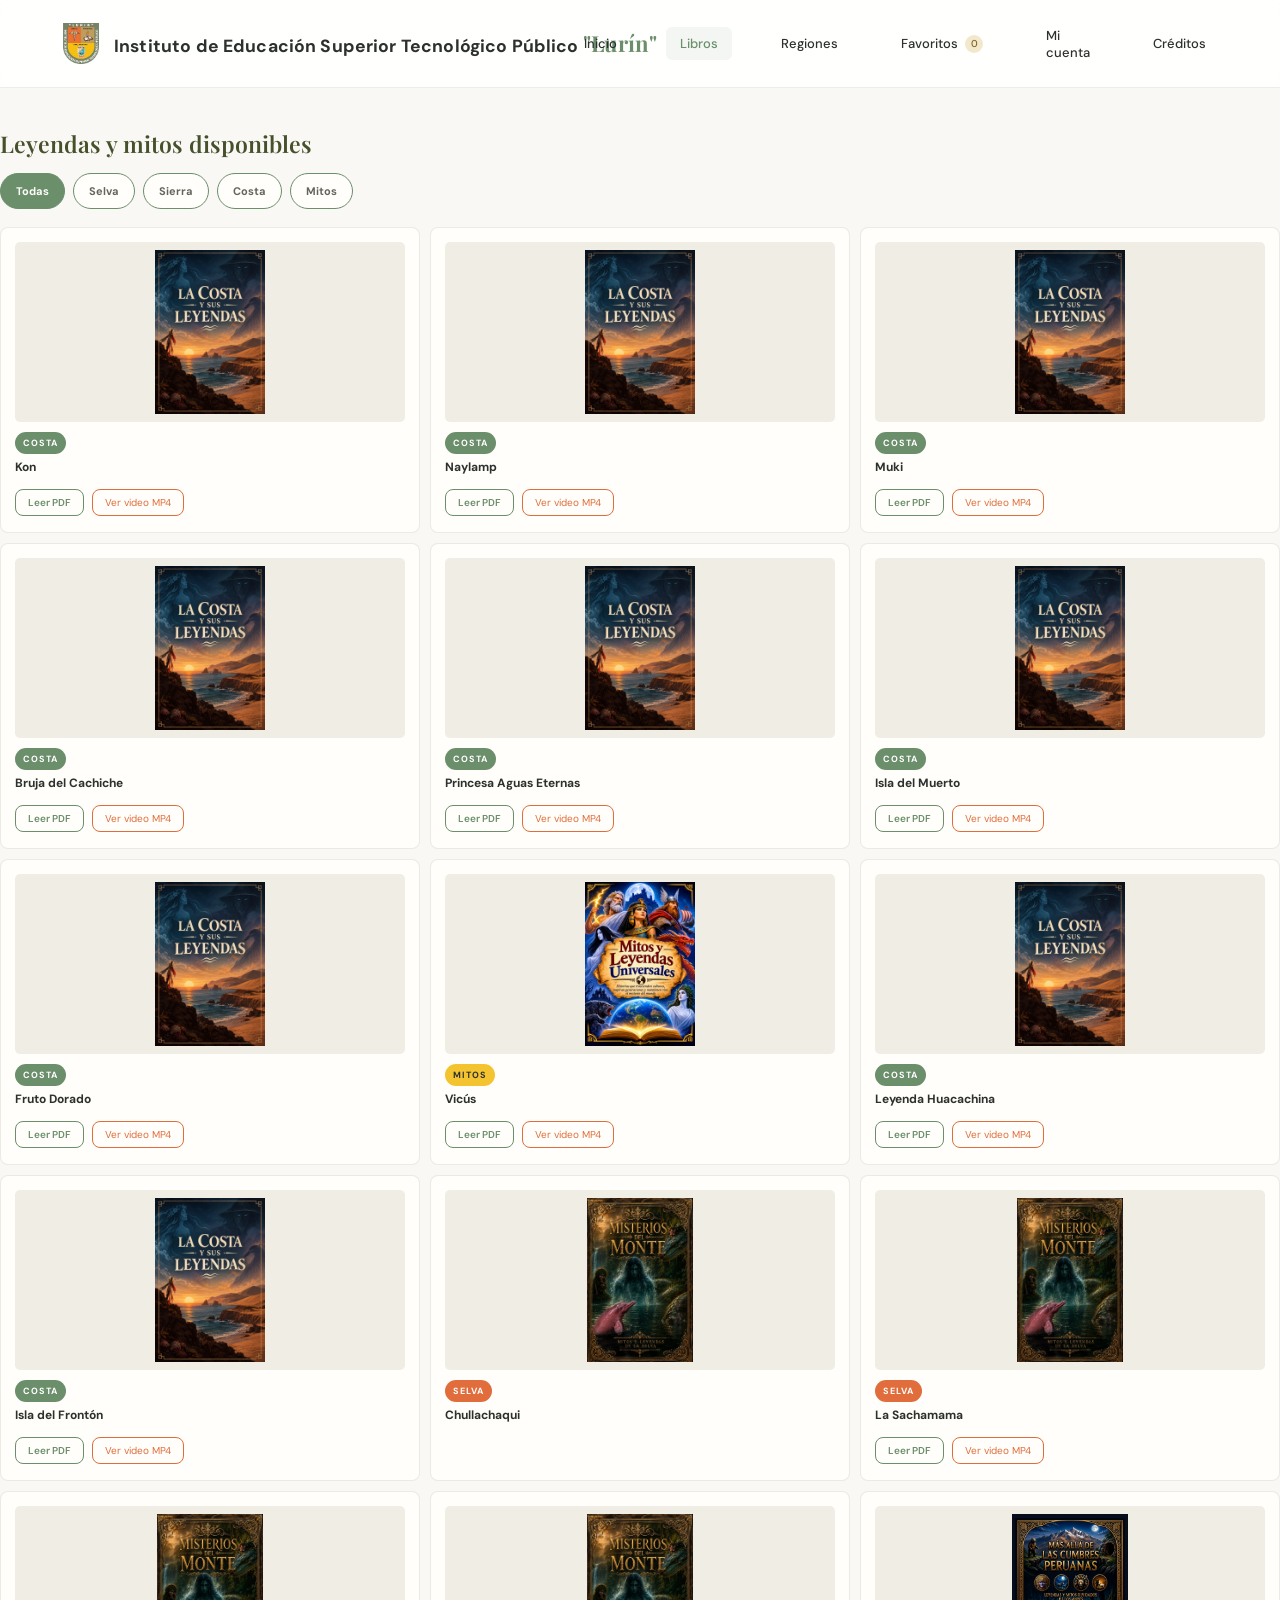
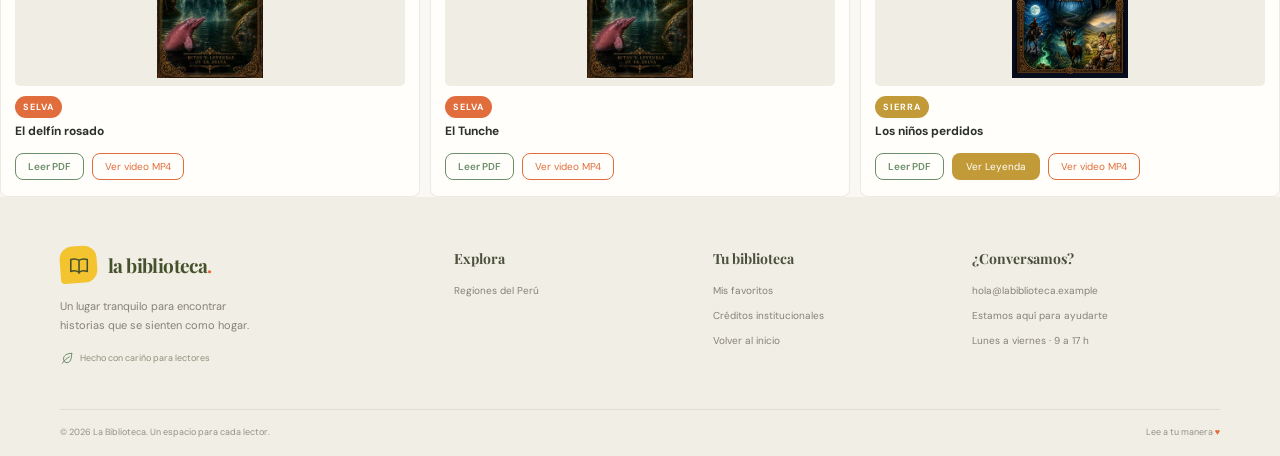
<file: libros.html>
<!DOCTYPE html>
<html lang="es">
  <head>
    <meta charset="UTF-8" />
    <meta name="viewport" content="width=device-width, initial-scale=1.0" />
    <meta name="description" content="Explora el catálogo de libros, leyendas y mitos disponibles." />
    <meta name="theme-color" content="#FAF9F5" />
    <title>Libros y mitos — Ecos del Pasado</title>
    <link rel="preconnect" href="https://fonts.googleapis.com" />
    <link rel="preconnect" href="https://fonts.gstatic.com" crossorigin />
    <link href="https://fonts.googleapis.com/css2?family=DM+Sans:wght@400;500;600;700&family=Playfair+Display:wght@500;600;700&display=swap" rel="stylesheet" />
    <link rel="stylesheet" href="styles.css" />
    <script src="js/leyendasData.js" defer></script>
    <script src="app.js" defer></script>
  </head>
  <body>
<svg class="icon-definitions" xmlns="http://www.w3.org/2000/svg" aria-hidden="true">
      <symbol id="icon-book" viewBox="0 0 24 24">
        <path d="M12 7v14m0-14C9.5 5.2 6.5 5 3 6v13c3.5-1 6.5-.8 9 1m0-13c2.5-1.8 5.5-2 9-1v13c-3.5-1-6.5-.8-9 1" />
      </symbol>
      <symbol id="icon-search" viewBox="0 0 24 24">
        <circle cx="10.8" cy="10.8" r="6.8" />
        <path d="m16 16 4.5 4.5" />
      </symbol>
      <symbol id="icon-heart" viewBox="0 0 24 24">
        <path d="M20.8 8.8c0 5.2-8.8 10.2-8.8 10.2S3.2 14 3.2 8.8A4.7 4.7 0 0 1 12 6.3a4.7 4.7 0 0 1 8.8 2.5Z" />
      </symbol>
      <symbol id="icon-arrow" viewBox="0 0 24 24">
        <path d="M5 12h14m-6-6 6 6-6 6" />
      </symbol>
      <symbol id="icon-menu" viewBox="0 0 24 24">
        <path d="M4 7h16M4 12h16M4 17h16" />
      </symbol>
      <symbol id="icon-close" viewBox="0 0 24 24">
        <path d="m6 6 12 12M18 6 6 18" />
      </symbol>
      <symbol id="icon-spark" viewBox="0 0 24 24">
        <path d="m12 2 1.9 7.1L21 12l-7.1 1.9L12 21l-1.9-7.1L3 12l7.1-2.9L12 2Z" />
      </symbol>
      <symbol id="icon-leaf" viewBox="0 0 24 24">
        <path d="M20 4c-8.6 0-14 3.7-14 10a6 6 0 0 0 6 6c6.3 0 8-7.4 8-16Z" />
        <path d="M4 21c3-5 7-8 12-11" />
      </symbol>
      <symbol id="icon-clock" viewBox="0 0 24 24">
        <circle cx="12" cy="12" r="9" />
        <path d="M12 7v5l3 2" />
      </symbol>
      <symbol id="icon-mail" viewBox="0 0 24 24">
        <rect x="3" y="5" width="18" height="14" rx="2" />
        <path d="m3 7 9 6 9-6" />
      </symbol>
      <symbol id="icon-waves" viewBox="0 0 24 24">
        <path d="M2 8c2.5-2 4.5-2 7 0s4.5 2 7 0 4.5-2 6-1M2 13c2.5-2 4.5-2 7 0s4.5 2 7 0 4.5-2 6-1M2 18c2.5-2 4.5-2 7 0s4.5 2 7 0 4.5-2 6-1" />
      </symbol>
      <symbol id="icon-mountain" viewBox="0 0 24 24">
        <path d="m2 20 7.5-14L14 14l2.5-4L22 20H2Z" />
        <path d="m7.5 10 2 2 2-1M14 14l2 2 1.5-2" />
      </symbol>
      <symbol id="icon-forest" viewBox="0 0 24 24">
        <path d="m12 2 7 9h-4l5 6h-6v5h-4v-5H4l5-6H5l7-9Z" />
      </symbol>
    </svg>

<header class="site-header header-institucional">
      <div class="header-inner">
        <a class="brand institution-brand" href="index.html" aria-label="Instituto de Educación Superior Tecnológico Público Lurín, ir al inicio">
          <div class="logo-container">
            <img src="img/lurin-logo.png" alt="Logo IESTP Lurín" class="logo-instituto" />
          </div>
          <div class="texto-header">
            <h1 class="titulo-completo">
              Instituto de Educación Superior Tecnológico Público <span class="nombre-destacado">"Lurín"</span>
            </h1>
          </div>
        </a>
        <button
          class="menu-toggle"
          id="nav-toggle"
          type="button"
          aria-label="Abrir menú"
          aria-expanded="false"
          aria-controls="main-navigation"
        >
          <svg class="icon"><use href="#icon-menu" /></svg>
        </button>
        <nav class="main-navigation" id="main-navigation" aria-label="Navegación principal">
          <a class="nav-link" href="index.html">Inicio</a>
          <a class="nav-link is-active" href="libros.html" aria-current="page">Libros</a>
          <a class="nav-link" href="regiones.html">Regiones</a>
          <a class="nav-link favorites-link" href="favoritos.html">Favoritos <span class="favorite-count" aria-label="0 libros favoritos">0</span></a>
          <a class="nav-link" href="#account-dialog" data-account-trigger>Mi cuenta</a>
          <a class="nav-link" href="creditos.html">Créditos</a>
        </nav>
      </div>
    </header>

    <main>
      <section class="legend-catalog catalog-section" id="libros" aria-labelledby="legend-catalog-title">
          <h2 class="legend-catalog-title" id="legend-catalog-title">Leyendas y mitos disponibles</h2>
          <div class="legend-category-filters" role="group" aria-label="Filtrar leyendas por categoría">
            <button class="legend-filter active" type="button" data-categoria="todas" aria-pressed="true">Todas</button>
            <button class="legend-filter" type="button" data-categoria="Selva" aria-pressed="false">Selva</button>
            <button class="legend-filter" type="button" data-categoria="Sierra" aria-pressed="false">Sierra</button>
            <button class="legend-filter" type="button" data-categoria="Costa" aria-pressed="false">Costa</button>
            <button class="legend-filter" type="button" data-categoria="Mitos" aria-pressed="false">Mitos</button>
          </div>
          <div class="coastal-legend-grid legend-catalog-grid" id="legends-catalog"></div>
        </section>
        <p class="region-search-empty" id="region-search-empty" aria-live="polite" hidden>No se encontraron leyendas que coincidan con tu búsqueda.</p>
    </main>

<footer class="site-footer">
      <div class="footer-main section-shell">
        <div class="footer-brand">
          <a class="brand" href="index.html"><span class="brand-mark"><svg class="icon"><use href="#icon-book" /></svg></span><span class="brand-name">la biblioteca<span>.</span></span></a>
          <p>Un lugar tranquilo para encontrar<br />historias que se sienten como hogar.</p>
          <span class="footer-note"><svg class="icon"><use href="#icon-leaf" /></svg> Hecho con cariño para lectores</span>
        </div>
        <div class="footer-column"><h3>Explora</h3><a href="regiones.html">Regiones del Perú</a></div>
        <div class="footer-column"><h3>Tu biblioteca</h3><a href="favoritos.html">Mis favoritos</a><a href="creditos.html">Créditos institucionales</a><a href="index.html">Volver al inicio</a></div>
        <div class="footer-column"><h3>¿Conversamos?</h3><a href="mailto:hola@labiblioteca.example">hola@labiblioteca.example</a><span>Estamos aquí para ayudarte</span><span>Lunes a viernes · 9 a 17 h</span></div>
      </div>
      <div class="footer-bottom section-shell"><span>© 2026 La Biblioteca. Un espacio para cada lector.</span><span>Lee a tu manera <span class="footer-heart">♥</span></span></div>
    </footer>

        <dialog class="book-dialog" id="book-dialog" aria-labelledby="dialog-title">
      <button class="dialog-close" type="button" aria-label="Cerrar detalles"><svg class="icon"><use href="#icon-close" /></svg></button>
      <div class="dialog-content" id="dialog-content"></div>
    </dialog>
    <dialog class="account-dialog" id="account-dialog" aria-labelledby="account-title">
      <button class="dialog-close" type="button" aria-label="Cerrar mi cuenta"><svg class="icon"><use href="#icon-close" /></svg></button>
      <div class="account-content">
        <span class="section-kicker">TU ESPACIO DE LECTURA</span>
        <h2 id="account-title">Mi cuenta<span>.</span></h2>
        <p>Guarda un nombre para darte la bienvenida cada vez que vuelvas.</p>
        <form id="account-form" novalidate>
          <label for="account-name">¿Cómo te llamas?</label>
          <input id="account-name" name="name" maxlength="50" placeholder="Tu nombre" required />
          <label for="account-email">Tu correo electrónico</label>
          <input id="account-email" name="email" type="email" placeholder="nombre@correo.com" required />
          <button class="button button-primary" type="submit">Guardar mis datos <svg class="icon"><use href="#icon-arrow" /></svg></button>
          <p class="account-message" id="account-message" role="status"></p>
        </form>
      </div>
    </dialog>
    <dialog class="region-dialog" id="region-dialog" aria-labelledby="region-dialog-title">
      <button class="dialog-close" type="button" aria-label="Cerrar historia"><svg class="icon"><use href="#icon-close" /></svg></button>
      <article class="region-dialog-content">
        <span class="section-kicker" id="region-dialog-kicker">TERRITORIO 01 · COSTA</span>
        <h2 id="region-dialog-title">La Costa<span>.</span></h2>
        <p class="region-dialog-intro" id="region-dialog-intro"></p>
        <div class="region-dialog-reading" id="region-dialog-reading"></div>
        <section class="coastal-legends" id="coastal-legends" aria-labelledby="coastal-legends-title" hidden>
          <h3 id="coastal-legends-title">Las nueve leyendas de la Costa</h3>
          <p class="coastal-legends-note">Cada tarjeta reutiliza la portada general de esta sección.</p>
          <div class="coastal-legend-grid"></div>
        </section>
        <p class="region-dialog-caution">Las tradiciones orales son diversas y cambian según la comunidad y la época. Este recorrido es una introducción, no una versión única ni definitiva.</p>
      </article>
    </dialog>
    <dialog class="legend-video-dialog" id="legend-video-dialog" aria-labelledby="legend-video-title">
      <button class="dialog-close" type="button" aria-label="Cerrar animación"><svg class="icon"><use href="#icon-close" /></svg></button>
      <div class="legend-video-content">
        <span class="section-kicker" id="legend-video-category">ANIMACIÓN · LEYENDAS DE LA COSTA</span>
        <h2 id="legend-video-title"></h2>
        <div class="legend-video-player">
          <video id="legend-video" controls playsinline preload="metadata" aria-label="Animación de la leyenda seleccionada"></video>
          <p class="legend-video-error" id="legend-video-error" role="alert" hidden></p>
          <section class="legend-video-ended" id="legend-video-ended" aria-labelledby="legend-video-ended-title" aria-hidden="true" inert>
            <span class="section-kicker">FIN DE LA ANIMACIÓN</span>
            <h3 id="legend-video-ended-title"></h3>
            <p>Has llegado al final de esta leyenda. Continúa con la lectura para descubrir más.</p>
            <div class="legend-video-ended-actions">
              <div id="legend-video-ended-pdf"></div>
              <button class="button legend-video-replay" type="button" data-legend-action="replay">Volver a ver la animación</button>
              <button class="legend-video-back" type="button" data-legend-action="catalog">Volver al catálogo</button>
            </div>
          </section>

          <section class="coastal-legends ancestral-myths section-shell" id="ancestral-myths" aria-labelledby="ancestral-myths-title">
            <h2 id="ancestral-myths-title">Mitos Ancestrales</h2>
            <p class="coastal-legends-note">Cada tarjeta reutiliza la portada general de esta sección.</p>
            <div class="coastal-legend-grid"></div>
          </section>
        </div>
        <div class="legend-video-actions" id="legend-video-actions"></div>
      </div>
    </dialog>
    <div id="video-modal" class="modal-overlay" aria-hidden="true">
      <div class="modal-content" role="dialog" aria-modal="true" aria-label="Video narrado de leyenda de la Sierra">
        <button class="modal-close" type="button" aria-label="Cerrar video">&times;</button>
        <video id="modal-video-player" controls playsinline></video>
      </div>
    </div>
    <div class="toast" id="toast" role="status" aria-live="polite"></div>
  </body>
</html>
</file>
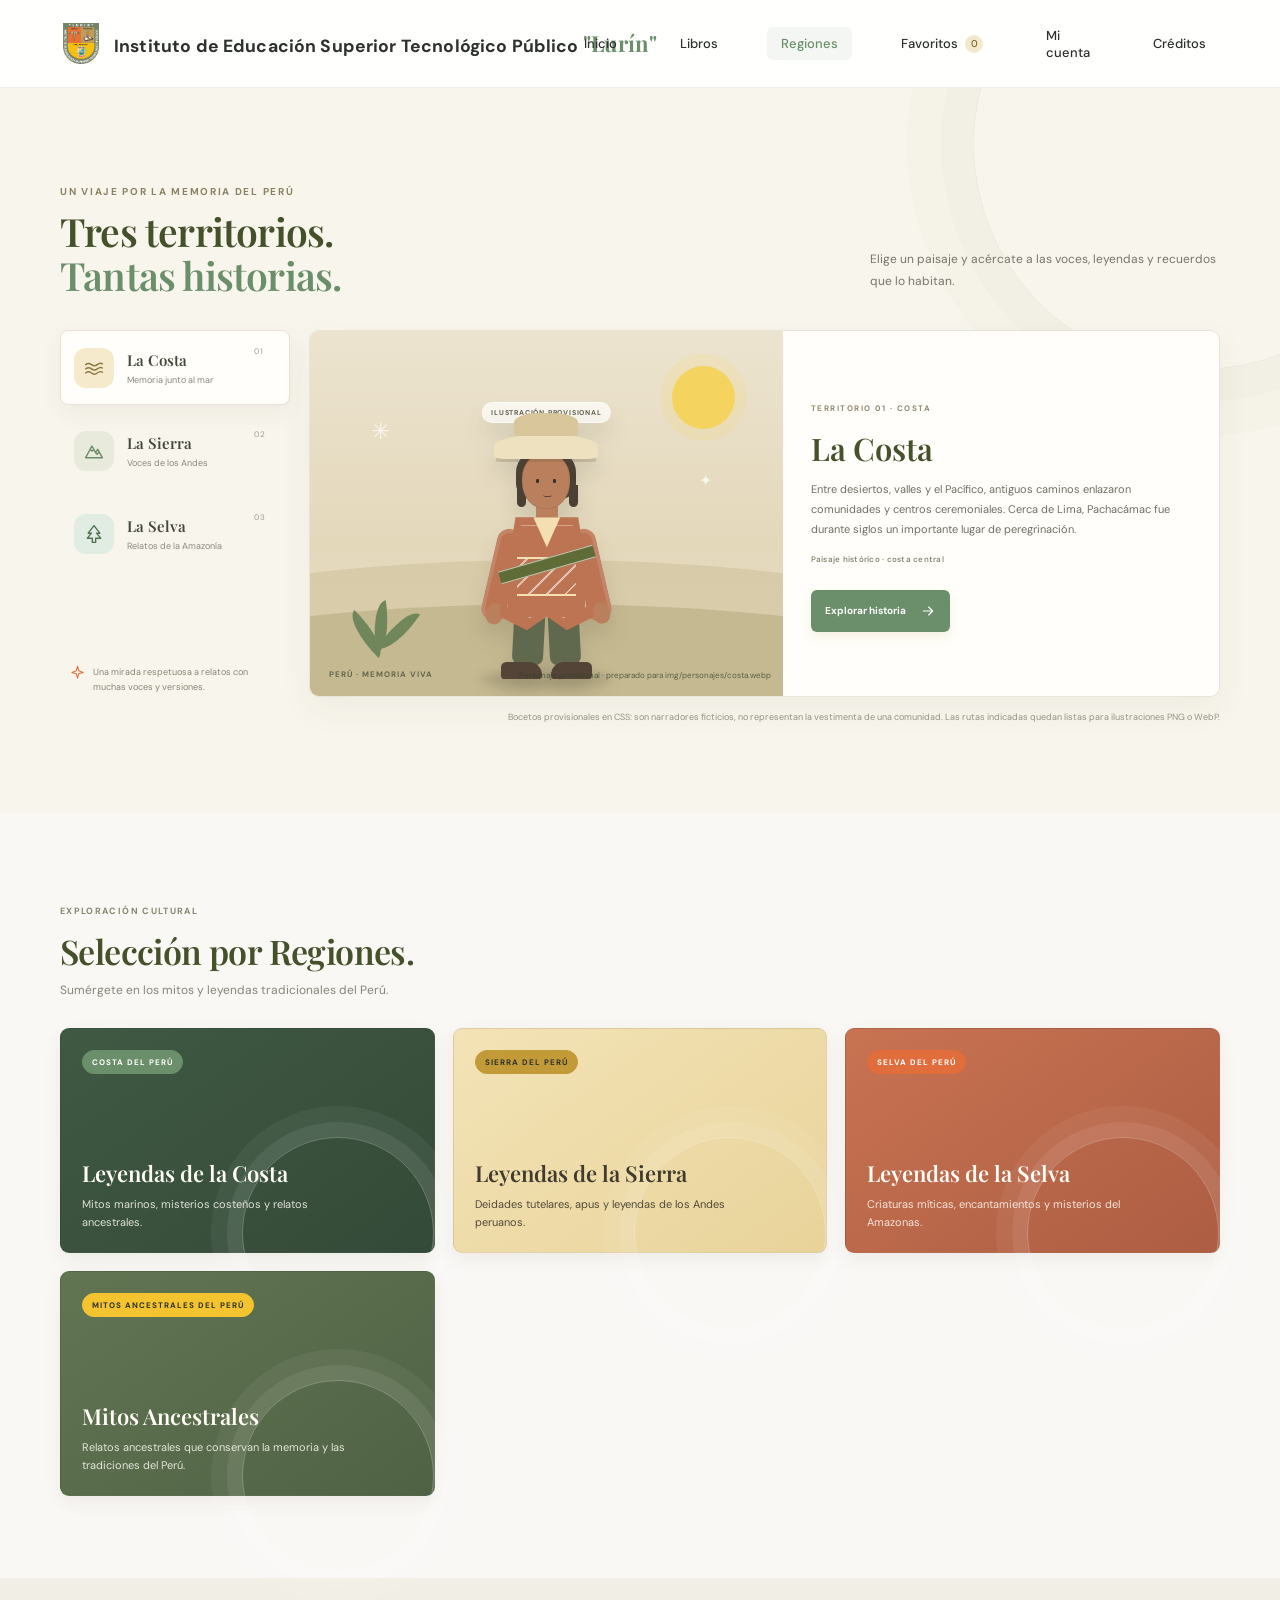
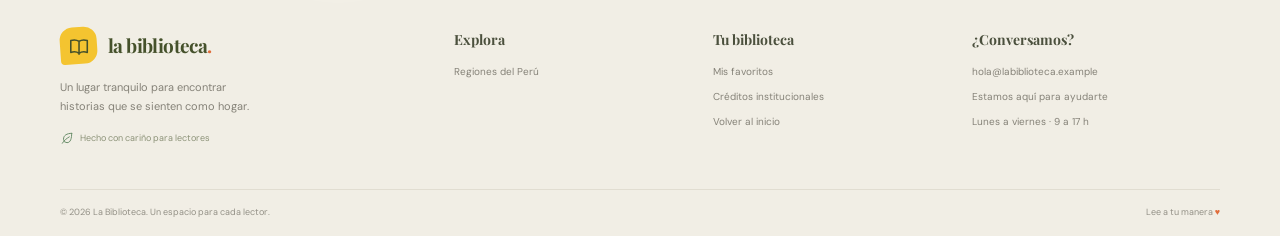
<file: regiones.html>
<!DOCTYPE html>
<html lang="es">
  <head>
    <meta charset="UTF-8" />
    <meta name="viewport" content="width=device-width, initial-scale=1.0" />
    <meta name="description" content="Explora relatos de la Costa, la Sierra y la Selva del Perú." />
    <meta name="theme-color" content="#FAF9F5" />
    <title>Regiones del Perú — Ecos del Pasado</title>
    <link rel="preconnect" href="https://fonts.googleapis.com" />
    <link rel="preconnect" href="https://fonts.gstatic.com" crossorigin />
    <link href="https://fonts.googleapis.com/css2?family=DM+Sans:wght@400;500;600;700&family=Playfair+Display:wght@500;600;700&display=swap" rel="stylesheet" />
    <link rel="stylesheet" href="styles.css" />
    <script src="js/leyendasData.js" defer></script>
    <script src="app.js" defer></script>
  </head>
  <body>
<svg class="icon-definitions" xmlns="http://www.w3.org/2000/svg" aria-hidden="true">
      <symbol id="icon-book" viewBox="0 0 24 24">
        <path d="M12 7v14m0-14C9.5 5.2 6.5 5 3 6v13c3.5-1 6.5-.8 9 1m0-13c2.5-1.8 5.5-2 9-1v13c-3.5-1-6.5-.8-9 1" />
      </symbol>
      <symbol id="icon-search" viewBox="0 0 24 24">
        <circle cx="10.8" cy="10.8" r="6.8" />
        <path d="m16 16 4.5 4.5" />
      </symbol>
      <symbol id="icon-heart" viewBox="0 0 24 24">
        <path d="M20.8 8.8c0 5.2-8.8 10.2-8.8 10.2S3.2 14 3.2 8.8A4.7 4.7 0 0 1 12 6.3a4.7 4.7 0 0 1 8.8 2.5Z" />
      </symbol>
      <symbol id="icon-arrow" viewBox="0 0 24 24">
        <path d="M5 12h14m-6-6 6 6-6 6" />
      </symbol>
      <symbol id="icon-menu" viewBox="0 0 24 24">
        <path d="M4 7h16M4 12h16M4 17h16" />
      </symbol>
      <symbol id="icon-close" viewBox="0 0 24 24">
        <path d="m6 6 12 12M18 6 6 18" />
      </symbol>
      <symbol id="icon-spark" viewBox="0 0 24 24">
        <path d="m12 2 1.9 7.1L21 12l-7.1 1.9L12 21l-1.9-7.1L3 12l7.1-2.9L12 2Z" />
      </symbol>
      <symbol id="icon-leaf" viewBox="0 0 24 24">
        <path d="M20 4c-8.6 0-14 3.7-14 10a6 6 0 0 0 6 6c6.3 0 8-7.4 8-16Z" />
        <path d="M4 21c3-5 7-8 12-11" />
      </symbol>
      <symbol id="icon-clock" viewBox="0 0 24 24">
        <circle cx="12" cy="12" r="9" />
        <path d="M12 7v5l3 2" />
      </symbol>
      <symbol id="icon-mail" viewBox="0 0 24 24">
        <rect x="3" y="5" width="18" height="14" rx="2" />
        <path d="m3 7 9 6 9-6" />
      </symbol>
      <symbol id="icon-waves" viewBox="0 0 24 24">
        <path d="M2 8c2.5-2 4.5-2 7 0s4.5 2 7 0 4.5-2 6-1M2 13c2.5-2 4.5-2 7 0s4.5 2 7 0 4.5-2 6-1M2 18c2.5-2 4.5-2 7 0s4.5 2 7 0 4.5-2 6-1" />
      </symbol>
      <symbol id="icon-mountain" viewBox="0 0 24 24">
        <path d="m2 20 7.5-14L14 14l2.5-4L22 20H2Z" />
        <path d="m7.5 10 2 2 2-1M14 14l2 2 1.5-2" />
      </symbol>
      <symbol id="icon-forest" viewBox="0 0 24 24">
        <path d="m12 2 7 9h-4l5 6h-6v5h-4v-5H4l5-6H5l7-9Z" />
      </symbol>
    </svg>

<header class="site-header header-institucional">
      <div class="header-inner">
        <a class="brand institution-brand" href="index.html" aria-label="Instituto de Educación Superior Tecnológico Público Lurín, ir al inicio">
          <div class="logo-container">
            <img src="img/lurin-logo.png" alt="Logo IESTP Lurín" class="logo-instituto" />
          </div>
          <div class="texto-header">
            <h1 class="titulo-completo">
              Instituto de Educación Superior Tecnológico Público <span class="nombre-destacado">"Lurín"</span>
            </h1>
          </div>
        </a>
        <button
          class="menu-toggle"
          id="nav-toggle"
          type="button"
          aria-label="Abrir menú"
          aria-expanded="false"
          aria-controls="main-navigation"
        >
          <svg class="icon"><use href="#icon-menu" /></svg>
        </button>
        <nav class="main-navigation" id="main-navigation" aria-label="Navegación principal">
          <a class="nav-link" href="index.html">Inicio</a>
          <a class="nav-link" href="libros.html">Libros</a>
          <a class="nav-link is-active" href="regiones.html" aria-current="page">Regiones</a>
          <a class="nav-link favorites-link" href="favoritos.html">Favoritos <span class="favorite-count" aria-label="0 libros favoritos">0</span></a>
          <a class="nav-link" href="#account-dialog" data-account-trigger>Mi cuenta</a>
          <a class="nav-link" href="creditos.html">Créditos</a>
        </nav>
      </div>
    </header>

    <main>
      <section class="region-explorer" id="explora-peru" aria-labelledby="region-heading">
        <div class="section-shell">
          <div class="region-heading">
            <div>
              <span class="section-kicker">UN VIAJE POR LA MEMORIA DEL PERÚ</span>
              <h2 id="region-heading">Tres territorios.<br /><span>Tantas historias.</span></h2>
            </div>
            <p>Elige un paisaje y acércate a las voces, leyendas y recuerdos que lo habitan.</p>
          </div>

          <div class="region-explorer-layout">
            <div class="region-tabs" role="tablist" aria-label="Explora las regiones del Perú">
              <button class="region-tab is-active" id="tab-costa" type="button" role="tab"
                aria-selected="true" aria-controls="region-panel" tabindex="0" data-region-select="costa">
                <span class="region-tab-icon"><svg class="icon"><use href="#icon-waves" /></svg></span>
                <span class="region-tab-copy"><strong>La Costa</strong><small>Memoria junto al mar</small></span>
                <span class="region-tab-number">01</span>
              </button>
              <button class="region-tab" id="tab-sierra" type="button" role="tab"
                aria-selected="false" aria-controls="region-panel" tabindex="-1" data-region-select="sierra">
                <span class="region-tab-icon"><svg class="icon"><use href="#icon-mountain" /></svg></span>
                <span class="region-tab-copy"><strong>La Sierra</strong><small>Voces de los Andes</small></span>
                <span class="region-tab-number">02</span>
              </button>
              <button class="region-tab" id="tab-selva" type="button" role="tab"
                aria-selected="false" aria-controls="region-panel" tabindex="-1" data-region-select="selva">
                <span class="region-tab-icon"><svg class="icon"><use href="#icon-forest" /></svg></span>
                <span class="region-tab-copy"><strong>La Selva</strong><small>Relatos de la Amazonía</small></span>
                <span class="region-tab-number">03</span>
              </button>
              <div class="region-curator-note">
                <svg class="icon"><use href="#icon-spark" /></svg>
                <span>Una mirada respetuosa a relatos con muchas voces y versiones.</span>
              </div>
            </div>

            <div class="region-panel" id="region-panel" role="tabpanel" aria-labelledby="tab-costa" tabindex="0">
              <div class="region-stage" id="region-stage" data-region="costa" aria-label="Ilustración provisional de la región Costa">
                <div class="scene-layer scene-horizon" data-parallax="0.25" aria-hidden="true"></div>
                <div class="scene-layer scene-landscape scene-landscape-back" data-parallax="0.55" aria-hidden="true"></div>
                <div class="scene-layer scene-landscape scene-landscape-front" data-parallax="0.85" aria-hidden="true"></div>
                <div class="scene-sun" data-parallax="0.35" aria-hidden="true"></div>
                <div class="scene-decoration scene-decoration-one" data-parallax="0.6" aria-hidden="true">✳</div>
                <div class="scene-decoration scene-decoration-two" data-parallax="0.45" aria-hidden="true">✦</div>
                <div class="scene-plant scene-plant-one" data-parallax="0.9" aria-hidden="true"><i></i><i></i><i></i></div>
                <div class="scene-plant scene-plant-two" data-parallax="1" aria-hidden="true"><i></i><i></i><i></i></div>
                <div class="region-character character-costa" data-character="costa" role="img"
                  aria-label="Personaje provisional de la Costa, ilustración editorial creada con CSS">
                  <span class="character-shadow"></span>
                  <span class="character-headgear" aria-hidden="true"><i></i><i></i><i></i></span>
                  <span class="character-hair" aria-hidden="true"></span>
                  <span class="character-head" aria-hidden="true"><i class="character-eye"></i><i class="character-eye"></i><b class="character-smile"></b></span>
                  <span class="character-neck" aria-hidden="true"></span>
                  <span class="character-arm character-arm-left" aria-hidden="true"></span>
                  <span class="character-arm character-arm-right" aria-hidden="true"></span>
                  <span class="character-body" aria-hidden="true"><i class="character-collar"></i><i class="character-pattern"></i></span>
                  <span class="character-sash" aria-hidden="true"></span>
                  <span class="character-leg character-leg-left" aria-hidden="true"></span>
                  <span class="character-leg character-leg-right" aria-hidden="true"></span>
                  <span class="character-boot character-boot-left" aria-hidden="true"></span>
                  <span class="character-boot character-boot-right" aria-hidden="true"></span>
                  <span class="character-provisional-label">ILUSTRACIÓN PROVISIONAL</span>
                </div>
                <span class="scene-coordinate" aria-hidden="true">PERÚ · MEMORIA VIVA</span>
                <span class="scene-image-note" id="scene-image-note">Personaje provisional · preparado para img/personajes/costa.webp</span>
                <div class="region-particles" id="region-particles" aria-hidden="true"></div>
              </div>
              <div class="region-story-card">
                <div class="region-story-copy" aria-live="polite" aria-atomic="true">
                  <span class="region-story-eyebrow" id="region-eyebrow">TERRITORIO 01 · COSTA</span>
                  <h3 id="region-title">La Costa</h3>
                  <p id="region-description">Entre desiertos, valles y el Pacífico, antiguos caminos enlazaron comunidades y centros ceremoniales. Cerca de Lima, Pachacámac fue durante siglos un importante lugar de peregrinación.</p>
                  <span class="region-story-source" id="region-context">Paisaje histórico · costa central</span>
                </div>
                <button class="button button-primary region-explore-button" id="explore-region" type="button">
                  Explorar historia <svg class="icon"><use href="#icon-arrow" /></svg>
                </button>
              </div>
            </div>
          </div>
          <p class="region-art-note">Bocetos provisionales en CSS: son narradores ficticios, no representan la vestimenta de una comunidad. Las rutas indicadas quedan listas para ilustraciones PNG o WebP.</p>
        </div>
      </section>

      <section class="seccion-regiones-libros section-shell" id="regiones" aria-labelledby="region-books-title">
        <div class="header-seccion">
          <span class="etiqueta-superior">EXPLORACIÓN CULTURAL</span>
          <h2 class="titulo-seccion" id="region-books-title">Selección por Regiones.</h2>
          <p class="descripcion-seccion">Sumérgete en los mitos y leyendas tradicionales del Perú.</p>
        </div>
        <div class="contenedor-tarjetas-libros" id="region-books">
          <button class="card-libro card-costa" type="button" data-region-card="costa"
            data-search="costa leyendas mitos marinos misterios costeños relatos ancestrales">
            <span class="card-badge">COSTA DEL PERÚ</span>
            <span class="card-content">
              <span class="card-title">Leyendas de la Costa</span>
              <span class="card-description">Mitos marinos, misterios costeños y relatos ancestrales.</span>
            </span>
          </button>
          <button class="card-libro card-sierra" type="button" data-region-card="sierra"
            aria-label="Explorar Leyendas de la Sierra y conocer al Condenado"
            data-search="sierra mitos deidades tutelares apus leyendas andes peruanos">
            <span class="card-badge">SIERRA DEL PERÚ</span>
            <span class="card-content">
              <span class="card-title">Leyendas de la Sierra</span>
              <span class="card-description">Deidades tutelares, apus y leyendas de los Andes peruanos.</span>
            </span>
            <span class="personaje-flotante personaje-sierra" aria-hidden="true">
              <video src="assets/leyendas/videos/sierra/sierra-condenado.mp4" autoplay muted loop playsinline preload="metadata" class="personaje-video"></video>
              <span class="personaje-nombre">El Condenado</span>
            </span>
          </button>
          <button class="card-libro card-selva" type="button" data-region-card="selva"
            data-search="selva relatos criaturas míticas encantamientos misterios amazonas amazonía">
            <span class="card-badge">SELVA DEL PERÚ</span>
            <span class="card-content">
              <span class="card-title">Leyendas de la Selva</span>
              <span class="card-description">Criaturas míticas, encantamientos y misterios del Amazonas.</span>
            </span>
          </button>
          <button class="card-libro card-myths" type="button" data-catalog-category="ancestral"
            data-search="mitos ancestrales fruto dorado">
            <span class="card-badge">MITOS ANCESTRALES DEL PERÚ</span>
            <span class="card-content">
              <span class="card-title">Mitos Ancestrales</span>
              <span class="card-description">Relatos ancestrales que conservan la memoria y las tradiciones del Perú.</span>
            </span>
          </button>
        </div>
      </section>
    </main>

<footer class="site-footer">
      <div class="footer-main section-shell">
        <div class="footer-brand">
          <a class="brand" href="index.html"><span class="brand-mark"><svg class="icon"><use href="#icon-book" /></svg></span><span class="brand-name">la biblioteca<span>.</span></span></a>
          <p>Un lugar tranquilo para encontrar<br />historias que se sienten como hogar.</p>
          <span class="footer-note"><svg class="icon"><use href="#icon-leaf" /></svg> Hecho con cariño para lectores</span>
        </div>
        <div class="footer-column"><h3>Explora</h3><a href="regiones.html">Regiones del Perú</a></div>
        <div class="footer-column"><h3>Tu biblioteca</h3><a href="favoritos.html">Mis favoritos</a><a href="creditos.html">Créditos institucionales</a><a href="index.html">Volver al inicio</a></div>
        <div class="footer-column"><h3>¿Conversamos?</h3><a href="mailto:hola@labiblioteca.example">hola@labiblioteca.example</a><span>Estamos aquí para ayudarte</span><span>Lunes a viernes · 9 a 17 h</span></div>
      </div>
      <div class="footer-bottom section-shell"><span>© 2026 La Biblioteca. Un espacio para cada lector.</span><span>Lee a tu manera <span class="footer-heart">♥</span></span></div>
    </footer>

        <dialog class="book-dialog" id="book-dialog" aria-labelledby="dialog-title">
      <button class="dialog-close" type="button" aria-label="Cerrar detalles"><svg class="icon"><use href="#icon-close" /></svg></button>
      <div class="dialog-content" id="dialog-content"></div>
    </dialog>
    <dialog class="account-dialog" id="account-dialog" aria-labelledby="account-title">
      <button class="dialog-close" type="button" aria-label="Cerrar mi cuenta"><svg class="icon"><use href="#icon-close" /></svg></button>
      <div class="account-content">
        <span class="section-kicker">TU ESPACIO DE LECTURA</span>
        <h2 id="account-title">Mi cuenta<span>.</span></h2>
        <p>Guarda un nombre para darte la bienvenida cada vez que vuelvas.</p>
        <form id="account-form" novalidate>
          <label for="account-name">¿Cómo te llamas?</label>
          <input id="account-name" name="name" maxlength="50" placeholder="Tu nombre" required />
          <label for="account-email">Tu correo electrónico</label>
          <input id="account-email" name="email" type="email" placeholder="nombre@correo.com" required />
          <button class="button button-primary" type="submit">Guardar mis datos <svg class="icon"><use href="#icon-arrow" /></svg></button>
          <p class="account-message" id="account-message" role="status"></p>
        </form>
      </div>
    </dialog>
    <dialog class="region-dialog" id="region-dialog" aria-labelledby="region-dialog-title">
      <button class="dialog-close" type="button" aria-label="Cerrar historia"><svg class="icon"><use href="#icon-close" /></svg></button>
      <article class="region-dialog-content">
        <span class="section-kicker" id="region-dialog-kicker">TERRITORIO 01 · COSTA</span>
        <h2 id="region-dialog-title">La Costa<span>.</span></h2>
        <p class="region-dialog-intro" id="region-dialog-intro"></p>
        <div class="region-dialog-reading" id="region-dialog-reading"></div>
        <section class="coastal-legends" id="coastal-legends" aria-labelledby="coastal-legends-title" hidden>
          <h3 id="coastal-legends-title">Las nueve leyendas de la Costa</h3>
          <p class="coastal-legends-note">Cada tarjeta reutiliza la portada general de esta sección.</p>
          <div class="coastal-legend-grid"></div>
        </section>
        <p class="region-dialog-caution">Las tradiciones orales son diversas y cambian según la comunidad y la época. Este recorrido es una introducción, no una versión única ni definitiva.</p>
      </article>
    </dialog>
    <dialog class="legend-video-dialog" id="legend-video-dialog" aria-labelledby="legend-video-title">
      <button class="dialog-close" type="button" aria-label="Cerrar animación"><svg class="icon"><use href="#icon-close" /></svg></button>
      <div class="legend-video-content">
        <span class="section-kicker" id="legend-video-category">ANIMACIÓN · LEYENDAS DE LA COSTA</span>
        <h2 id="legend-video-title"></h2>
        <div class="legend-video-player">
          <video id="legend-video" controls playsinline preload="metadata" aria-label="Animación de la leyenda seleccionada"></video>
          <p class="legend-video-error" id="legend-video-error" role="alert" hidden></p>
          <section class="legend-video-ended" id="legend-video-ended" aria-labelledby="legend-video-ended-title" aria-hidden="true" inert>
            <span class="section-kicker">FIN DE LA ANIMACIÓN</span>
            <h3 id="legend-video-ended-title"></h3>
            <p>Has llegado al final de esta leyenda. Continúa con la lectura para descubrir más.</p>
            <div class="legend-video-ended-actions">
              <div id="legend-video-ended-pdf"></div>
              <button class="button legend-video-replay" type="button" data-legend-action="replay">Volver a ver la animación</button>
              <button class="legend-video-back" type="button" data-legend-action="catalog">Volver al catálogo</button>
            </div>
          </section>

          <section class="coastal-legends ancestral-myths section-shell" id="ancestral-myths" aria-labelledby="ancestral-myths-title">
            <h2 id="ancestral-myths-title">Mitos Ancestrales</h2>
            <p class="coastal-legends-note">Cada tarjeta reutiliza la portada general de esta sección.</p>
            <div class="coastal-legend-grid"></div>
          </section>
        </div>
        <div class="legend-video-actions" id="legend-video-actions"></div>
      </div>
    </dialog>
    <div id="video-modal" class="modal-overlay" aria-hidden="true">
      <div class="modal-content" role="dialog" aria-modal="true" aria-label="Video narrado de leyenda de la Sierra">
        <button class="modal-close" type="button" aria-label="Cerrar video">&times;</button>
        <video id="modal-video-player" controls playsinline></video>
      </div>
    </div>
    <div class="toast" id="toast" role="status" aria-live="polite"></div>
  </body>
</html>
</file>
<file: styles.css>
:root {
  color-scheme: light;
  --color-verde-institucional: #6B8E6B;
  --color-naranja-selva: #E06D3B;
  --color-ocre-sierra: #C29B38;
  --color-amarillo-mitos: #F4C430;
  --color-fondo-crema: #FAF8F5;
  --color-texto-oscuro: #2D312E;
  --olive: var(--color-verde-institucional);
  --olive-deep: #45512b;
  --olive-pale: #edf0e5;
  --cream: var(--color-fondo-crema);
  --cream-deep: #f1ece0;
  --white: #fff;
  --yellow: var(--color-amarillo-mitos);
  --orange: var(--color-naranja-selva);
  --ink: var(--color-texto-oscuro);
  --muted: #77756c;
  --line: #e9e4d8;
  --shadow: 0 16px 40px rgb(65 58 38 / 8%);
  --serif: "Playfair Display", Georgia, serif;
  --sans: "DM Sans", "Segoe UI", sans-serif;
}

* { box-sizing: border-box; }
html { overflow-x: clip; scroll-behavior: smooth; }
#libros, section[id] { scroll-margin-top: 120px !important; }
#regiones { scroll-margin-top: 90px; }
#explora-peru, #ancestral-myths { scroll-margin-top: 92px; }
body { margin: 0; background-color: var(--color-fondo-crema); color: var(--ink); font-family: var(--sans); font-size: 15px; -webkit-font-smoothing: antialiased; }
button, input, select { font: inherit; }
button, a { -webkit-tap-highlight-color: transparent; }
a { color: inherit; text-decoration: none; }
button { color: inherit; }
.icon-definitions { position: absolute; width: 0; height: 0; overflow: hidden; }
.icon { width: 19px; height: 19px; fill: none; stroke: currentColor; stroke-width: 1.7; stroke-linecap: round; stroke-linejoin: round; flex: 0 0 auto; }
.visually-hidden { position: absolute; width: 1px; height: 1px; padding: 0; margin: -1px; overflow: hidden; clip: rect(0, 0, 0, 0); white-space: nowrap; border: 0; }
.section-shell { width: min(1160px, calc(100% - 72px)); margin-inline: auto; }

.site-header { position: sticky; z-index: 1000; top: 0; height: 88px; padding: 12px 24px; background-color: rgb(255 255 255 / 88%); border-bottom: 1px solid rgb(107 142 107 / 15%); backdrop-filter: blur(12px); -webkit-backdrop-filter: blur(12px); transition: all .3s ease; }
.header-inner { width: min(1280px, calc(100% - 72px)); height: 100%; margin: auto; display: flex; align-items: center; justify-content: space-between; gap: 24px; }
.brand { display: inline-flex; align-items: center; gap: 11px; color: var(--olive-deep); }
.institution-brand { min-width: 0; gap: 12px; }
.logo-container { width: 42px; height: 42px; display: grid; flex: 0 0 auto; place-items: center; }
.logo-instituto { width: auto; max-width: 42px; height: 42px; display: block; object-fit: contain; }
.texto-header { min-width: 0; }
.titulo-completo { margin: 0; color: var(--color-texto-oscuro); font-family: var(--sans); font-size: 1.1rem; font-weight: 700; letter-spacing: .15px; line-height: 1.3; white-space: nowrap; }
.nombre-destacado { color: var(--olive); font-family: var(--serif); font-size: 1.25em; font-weight: 700; letter-spacing: .3px; }
.brand-mark { width: 37px; height: 37px; display: grid; place-items: center; border-radius: 13px 13px 13px 4px; background: var(--yellow); color: var(--olive-deep); transform: rotate(-4deg); }
.brand-mark .icon { width: 22px; height: 22px; transform: rotate(4deg); }
.brand-name { font-family: var(--serif); font-size: 21px; font-weight: 700; letter-spacing: -.6px; }
.brand-name > span { color: var(--orange); }
.main-navigation { display: flex; height: 100%; align-items: center; gap: 35px; }
.nav-link { position: relative; display: inline-flex; height: auto; align-items: center; gap: 7px; padding: 8px 14px; border-radius: 6px; color: var(--color-texto-oscuro); font-size: 13px; font-weight: 500; text-decoration: none; transition: color .25s ease, background-color .25s ease; }
.nav-link:hover, .nav-link.is-active, .nav-link.active { color: var(--color-verde-institucional); background-color: rgb(107 142 107 / 8%); }
.nav-link.is-active::after { display: none; }
.favorite-count { min-width: 18px; height: 18px; display: inline-grid; place-items: center; padding: 0 5px; border-radius: 10px; background: #f2e8cc; color: #806523; font-size: 10px; }
.account-button { display: flex; align-items: center; gap: 10px; padding: 6px 18px; border: 1.5px solid var(--color-verde-institucional); border-radius: 20px; background: transparent; color: var(--color-verde-institucional); cursor: pointer; font-size: 12px; font-weight: 600; transition: all .3s ease; }
.account-button:hover { border-color: var(--color-verde-institucional); background-color: var(--color-verde-institucional); color: #fff; }
.account-button span { font-size: 15px; }
.menu-toggle { display: none; width: 42px; height: 42px; place-items: center; border: 1px solid var(--line); border-radius: 50%; background: var(--white); cursor: pointer; }

.hero { position: relative; width: min(1280px, calc(100% - 72px)); min-height: 575px; display: grid; grid-template-columns: .93fr 1.07fr; align-items: center; margin: 22px auto 0; padding: 48px 48px 69px 67px; overflow: hidden; border-radius: 8px 8px 6px 6px; background: #f3efe3; }
.hero-copy { position: relative; z-index: 2; max-width: 525px; padding-bottom: 8px; }
.eyebrow, .section-kicker { color: #898363; font-size: 10px; font-weight: 700; letter-spacing: 1.7px; }
.eyebrow { display: flex; align-items: center; gap: 9px; margin-bottom: 22px; }
.eyebrow-dot { width: 7px; height: 7px; border-radius: 50%; background: var(--orange); box-shadow: 0 0 0 4px rgb(238 150 75 / 14%); }
.hero h1 { margin: 0; color: var(--olive-deep); font-family: var(--serif); font-size: clamp(50px, 5.15vw, 72px); font-weight: 600; letter-spacing: -2.6px; line-height: 1.08; }
.hero h1 span { position: relative; color: var(--olive); }
.hero h1 span::after { position: absolute; right: -4px; bottom: 2px; left: 0; height: 9px; z-index: -1; border-radius: 10px; background: rgb(244 211 94 / 75%); content: ""; transform: rotate(-1.5deg); }
.hero-description { max-width: 416px; margin: 19px 0 24px; color: #77746a; font-size: 14px; line-height: 1.9; }
.search-form { width: min(435px, 100%); height: 56px; display: flex; align-items: center; gap: 10px; padding: 6px 6px 6px 16px; border: 1px solid rgb(107 142 107 / 25%); border-radius: 12px; background-color: #fff; box-shadow: 0 8px 24px rgb(45 49 46 / 8%); transition: border-color .3s ease, box-shadow .3s ease; }
.search-form:focus-within { border-color: var(--color-verde-institucional); box-shadow: 0 8px 28px rgb(107 142 107 / 20%); }
.search-icon { width: 18px; color: #8c928c; }
.search-form input { width: 100%; min-width: 0; padding: 0; border: none; outline: none; background: transparent; color: var(--color-texto-oscuro); font-size: .95rem; }
.search-form input::placeholder { color: #8c928c; }
.search-submit { min-width: 81px; height: 42px; padding: 10px 22px; border: none; border-radius: 8px; background-color: var(--color-verde-institucional); color: #fff; cursor: pointer; font-size: 11px; font-weight: 600; transition: background-color .3s ease, transform .2s ease; }
.search-submit:hover { background-color: #587758; transform: translateY(-1px); }
.button { display: inline-flex; min-height: 47px; align-items: center; justify-content: center; gap: 14px; padding: 0 19px; border: 0; border-radius: 6px; cursor: pointer; font-size: 12px; font-weight: 700; transition: transform .2s, background .2s, box-shadow .2s; }
.button:hover { transform: translateY(-2px); }
.home-discovery { display: flex; flex-wrap: wrap; justify-content: center; gap: 14px; padding-block: 34px 52px; }
.home-discovery { display: flex; flex-wrap: wrap; justify-content: center; gap: 14px; padding-block: 34px 52px; }
.button-primary { background: var(--color-verde-institucional); color: #fff; box-shadow: 0 5px 12px rgb(176 148 48 / 13%); }
.button-primary:hover { background: var(--olive-deep); box-shadow: 0 8px 17px rgb(176 148 48 / 22%); }
.button .icon { width: 16px; height: 16px; }
.hero-cta { min-height: 44px; margin-top: 15px; padding-inline: 17px; font-size: 11px; }
.hero-note { display: flex; align-items: center; gap: 11px; margin-top: 24px; color: #8b887e; font-size: 10px; }
.hero-note strong { color: #5d5b50; font-weight: 700; }
.reader-stack { display: flex; padding-left: 3px; }
.reader-stack i { width: 23px; height: 23px; display: grid; place-items: center; margin-left: -4px; border: 2px solid #f3efe3; border-radius: 50%; background: #87916c; color: white; font-size: 8px; font-style: normal; font-weight: 700; }
.reader-stack i:nth-child(2) { background: #d78f6b; }
.reader-stack i:nth-child(3) { background: #b6a273; }
.hero-art { position: relative; height: 438px; align-self: center; overflow: hidden; border-radius: 48% 48% 8px 8px; background: #ded5bc; }
.hero-art::before { position: absolute; inset: 0; background: linear-gradient(180deg, rgb(255 247 226 / 15%), transparent 58%), radial-gradient(ellipse at 46% 90%, #9f936c 0, #b8a989 41%, transparent 42%); content: ""; }
.hero-sun { position: absolute; top: 36px; right: 76px; width: 170px; height: 170px; border-radius: 50%; background: #f3d892; box-shadow: 0 0 0 24px rgb(247 227 177 / 22%); }
.hero-art-caption { position: absolute; z-index: 1; top: 25px; right: 27px; left: 27px; display: flex; justify-content: space-between; color: rgb(74 72 55 / 57%); font-size: 8px; font-weight: 700; letter-spacing: 1.2px; }
.hero-books { position: absolute; right: 8%; bottom: 64px; left: 8%; height: 240px; }
.hero-book { position: absolute; bottom: 0; width: 29%; display: flex; flex-direction: column; justify-content: space-between; padding: 15px 10px 13px; border: 0; box-shadow: 9px 13px 16px rgb(57 49 31 / 20%); text-align: left; transition: transform .3s ease, box-shadow .3s ease; }
.hero-book > span:first-child { font-family: var(--serif); font-size: clamp(12px, 1.5vw, 18px); font-weight: 600; line-height: 1.17; }
.hero-book small { font-size: clamp(5px, .58vw, 7px); letter-spacing: .7px; }
.hero-book:focus-visible { z-index: 8; outline: 2px solid var(--orange); outline-offset: 3px; }
.hero-book-costa { z-index: 1; left: 0; height: 179px; transform: rotate(-10deg); background: #52634c; color: #f1e8c8; }
.hero-book-costa:hover, .hero-book-costa:focus-visible { transform: rotate(-7deg) scale(1.035); }
.hero-book-sierra { z-index: 3; left: 23%; height: 206px; transform: rotate(-3deg); background: #f4dca8; color: #5c4e39; }
.hero-book-sierra:hover, .hero-book-sierra:focus-visible { transform: rotate(0) scale(1.035); }
.hero-book-selva { z-index: 2; left: 47%; height: 185px; transform: rotate(7deg); background: #be7956; color: #fff4df; }
.hero-book-selva:hover, .hero-book-selva:focus-visible { z-index: 7; transform: rotate(7deg); }
.hero-book-myths { z-index: 1; right: 0; height: 198px; transform: rotate(11deg); background: #687a58; color: #fbf0d4; }
.hero-book-myths:hover, .hero-book-myths:focus-visible { z-index: 5; transform: rotate(7deg) scale(1.035); }
.hero-avatars-grid { position: absolute; z-index: 9; inset: 0; width: 100%; height: 100%; pointer-events: none; }
.avatar-item { position: absolute; width: 90px; height: 90px; border: 3px solid #fff; border-radius: 50%; box-shadow: 0 6px 16px rgb(0 0 0 / 20%); overflow: hidden; pointer-events: auto; }
.avatar-item video { width: 100%; height: 100%; display: block; object-fit: cover; }
.avatar-costa { top: 25%; left: 20%; transform: translateX(-50%); }
.avatar-sierra { top: 20%; left: 40%; transform: translateX(-50%); }
.avatar-selva { top: 22%; left: 60%; transform: translateX(-50%); }
.avatar-mitos { top: 30%; left: 80%; transform: translateX(-50%); }
.personaje-video { width: 100%; height: 100%; display: block; object-fit: cover; object-position: 50% 54%; }
.hero-cup { position: absolute; right: 10%; bottom: 36px; z-index: 3; width: 65px; height: 51px; border-radius: 7px 7px 24px 24px; background: #f8f4e9; box-shadow: 6px 9px 12px rgb(57 49 31 / 16%); }
.hero-cup::before { position: absolute; top: 5px; right: -15px; width: 20px; height: 22px; border: 5px solid #f8f4e9; border-left: 0; border-radius: 0 14px 14px 0; content: ""; }
.hero-cup span { position: absolute; top: 7px; right: 7px; left: 7px; height: 5px; border-radius: 50%; background: #806348; }
.hero-cup i { position: absolute; top: -23px; left: 26px; width: 9px; height: 22px; border-left: 2px solid rgb(255 255 255 / 70%); border-radius: 50%; transform: rotate(8deg); }
.hero-art-sticker { position: absolute; z-index: 4; right: 12px; bottom: 133px; width: 79px; height: 79px; display: grid; place-items: center; align-content: center; gap: 3px; border: 4px solid #ded5bc; border-radius: 50%; background: var(--yellow); color: #5c583a; text-align: center; font-family: var(--serif); font-size: 11px; line-height: 1.05; transform: rotate(9deg); }
.hero-art-sticker .icon { width: 17px; height: 17px; }
.plant { position: absolute; z-index: 1; bottom: 25px; left: 6%; width: 66px; height: 180px; }
.plant i { position: absolute; bottom: 10px; left: 30px; width: 18px; height: 70px; border-radius: 100% 0 100% 0; background: #65774e; transform-origin: bottom; }
.plant i:nth-child(1) { transform: rotate(-47deg); }
.plant i:nth-child(2) { transform: rotate(-22deg) scale(1.1); }
.plant i:nth-child(3) { transform: rotate(9deg) scale(1.05); }
.plant i:nth-child(4) { transform: rotate(37deg) scale(.9); }
.plant i:nth-child(5) { bottom: 34px; left: 16px; transform: rotate(-66deg) scale(.72); }
.hero-bottom-line { position: absolute; right: 48px; bottom: 25px; left: 67px; display: flex; align-items: center; gap: 13px; color: #96927e; font-size: 8px; font-weight: 700; letter-spacing: 1.5px; }
.hero-bottom-line span:nth-child(2) { color: var(--orange); }

.region-explorer { position: relative; padding: 92px 0 88px; overflow: hidden; background: #f8f5ec; }
.region-explorer::before { position: absolute; top: -170px; right: -145px; width: 450px; height: 450px; border: 1px solid rgb(96 108 56 / 8%); border-radius: 50%; box-shadow: 0 0 0 32px rgb(96 108 56 / 2%), 0 0 0 66px rgb(96 108 56 / 2%); content: ""; pointer-events: none; }
.region-heading { position: relative; display: flex; align-items: flex-end; justify-content: space-between; gap: 30px; margin-bottom: 33px; }
.region-heading h2 { margin: 9px 0 0; color: var(--olive-deep); font-family: var(--serif); font-size: 39px; font-weight: 600; letter-spacing: -.8px; line-height: 1.13; }
.region-heading h2 span { color: var(--olive); }
.region-heading > p { max-width: 350px; margin: 0 0 5px; color: #77756b; font-size: 12px; line-height: 1.8; }
.region-explorer-layout { position: relative; display: grid; grid-template-columns: 230px minmax(0, 1fr); gap: 19px; align-items: stretch; }
.region-tabs { display: flex; flex-direction: column; gap: 8px; }
.region-tab { min-height: 75px; display: grid; grid-template-columns: 42px minmax(0, 1fr) 22px; align-items: center; gap: 11px; padding: 12px 13px; border: 1px solid transparent; border-radius: 8px; background: transparent; color: #595a4d; cursor: pointer; text-align: left; transition: background .22s, border .22s, transform .22s, box-shadow .22s; }
.region-tab:hover { border-color: #e5e0d1; background: rgb(255 255 255 / 67%); transform: translateX(2px); }
.region-tab.is-active { border-color: #e8e2d3; background: #fffefa; box-shadow: 0 8px 22px rgb(74 67 47 / 6%); }
.region-tab-icon { width: 40px; height: 40px; display: grid; place-items: center; border-radius: 12px; background: #f5eacc; color: #8b7740; }
.region-tab:nth-child(2) .region-tab-icon { background: #e8eadc; color: var(--olive); }
.region-tab:nth-child(3) .region-tab-icon { background: #e1ece2; color: #527455; }
.region-tab-icon .icon { width: 20px; height: 20px; }
.region-tab-copy { display: grid; gap: 4px; }
.region-tab-copy strong { color: #44483a; font-family: var(--serif); font-size: 15px; font-weight: 600; }
.region-tab-copy small { color: #8b887d; font-size: 9px; }
.region-tab-number { align-self: start; padding-top: 3px; color: #a29e8e; font-size: 8px; letter-spacing: .6px; }
.region-curator-note { display: flex; align-items: flex-start; gap: 8px; margin-top: auto; padding: 16px 10px 2px; color: #888575; font-size: 9px; line-height: 1.65; }
.region-curator-note .icon { width: 15px; height: 15px; color: var(--orange); }
.region-panel { min-width: 0; display: grid; grid-template-columns: minmax(0, 1.04fr) minmax(230px, .96fr); overflow: hidden; border: 1px solid #e9e4d8; border-radius: 10px; background: #fffefa; box-shadow: 0 12px 35px rgb(65 58 38 / 5%); }
.region-stage { --scene-sun: #f4d35e; --character-cloth: #bc7452; --character-trim: #f3dfb2; --character-detail: #606c38; --character-skin: #ba805d; --character-hair: #4b4034; --character-pants: #60684d; position: relative; min-height: 365px; overflow: hidden; isolation: isolate; background-color: #e4d8bb; transition: background-color .5s ease; }
.region-stage[data-region="sierra"] { --character-cloth: #a94f3e; --character-trim: #f4d35e; --character-detail: #526c4c; --character-skin: #a96f51; --character-hair: #40372f; --character-pants: #4c594a; background-color: #dce4dc; }
.region-stage[data-region="selva"] { --character-cloth: #606c38; --character-trim: #ee964b; --character-detail: #b6563f; --character-skin: #9d684d; --character-hair: #34372b; --character-pants: #516447; background-color: #dce8d6; }
.scene-layer { position: absolute; inset: 0; transition: translate .35s ease-out; pointer-events: none; }
.scene-horizon { inset: 0; background: linear-gradient(180deg, rgb(255 255 255 / 30%), transparent 59%), linear-gradient(180deg, transparent 57%, rgb(255 255 255 / 14%) 100%); }
.scene-landscape { inset: auto -15% 0; height: 42%; background-color: #d0c49f; clip-path: polygon(0 43%, 13% 15%, 24% 42%, 38% 11%, 51% 49%, 68% 19%, 82% 45%, 100% 10%, 100% 100%, 0 100%); transition: background-color .5s ease; }
.scene-landscape-back { bottom: 14%; height: 37%; opacity: .64; transform: translate3d(0, 0, 0) scaleX(-1); }
.scene-landscape-front { background-color: #c5b991; clip-path: polygon(0 42%, 17% 12%, 31% 49%, 44% 25%, 60% 55%, 76% 7%, 89% 43%, 100% 19%, 100% 100%, 0 100%); }
.region-stage[data-region="sierra"] .scene-landscape { background-color: #aebda8; }
.region-stage[data-region="sierra"] .scene-landscape-front { background-color: #7e927d; }
.region-stage[data-region="selva"] .scene-landscape { background-color: #a1bc90; }
.region-stage[data-region="selva"] .scene-landscape-front { background-color: #658665; }
.region-stage[data-region="costa"] .scene-landscape-back { clip-path: ellipse(72% 63% at 50% 100%); }
.region-stage[data-region="costa"] .scene-landscape-front { clip-path: ellipse(78% 60% at 50% 100%); }
.region-stage[data-region="selva"] .scene-landscape-back { clip-path: polygon(0 41%, 8% 22%, 17% 44%, 27% 9%, 36% 40%, 49% 16%, 61% 44%, 72% 6%, 83% 41%, 92% 17%, 100% 34%, 100% 100%, 0 100%); }
.region-stage[data-region="selva"] .scene-landscape-front { clip-path: polygon(0 37%, 11% 16%, 21% 43%, 32% 7%, 43% 45%, 56% 18%, 66% 43%, 79% 5%, 90% 42%, 100% 22%, 100% 100%, 0 100%); }
.scene-sun { position: absolute; top: 35px; right: 48px; width: 63px; height: 63px; border-radius: 50%; background: var(--scene-sun); box-shadow: 0 0 0 12px rgb(244 211 94 / 17%); transition: translate .35s ease-out, background-color .5s; }
.scene-decoration { position: absolute; color: rgb(255 255 255 / 72%); font-size: 23px; transition: translate .35s ease-out; }
.scene-decoration-one { top: 85px; left: 13%; }
.scene-decoration-two { top: 139px; right: 15%; font-size: 16px; }
.scene-plant { position: absolute; z-index: 2; bottom: 40px; left: 9%; width: 50px; height: 98px; transition: translate .35s ease-out; }
.scene-plant i { position: absolute; bottom: 4px; left: 23px; width: 17px; height: 51px; border-radius: 100% 0 100% 0; background: #70865b; transform-origin: bottom; }
.scene-plant i:nth-child(1) { transform: rotate(-45deg); }
.scene-plant i:nth-child(2) { transform: rotate(-8deg); }
.scene-plant i:nth-child(3) { transform: rotate(34deg); }
.region-stage[data-region="sierra"] .scene-plant i { background: #70816d; }
.region-stage[data-region="selva"] .scene-plant { left: 6%; height: 144px; }
.region-stage[data-region="selva"] .scene-plant i { height: 80px; background: #547957; }
.scene-plant-two { display: none; }
.region-stage[data-region="selva"] .scene-plant-two { right: 6%; left: auto; display: block; transform: scaleX(-1); }
.region-character { position: absolute; z-index: 3; bottom: 8px; left: 50%; width: 178px; height: 296px; transform: translateX(-50%); transform-origin: 50% 85%; animation: character-float 4.6s ease-in-out infinite; filter: drop-shadow(0 14px 10px rgb(54 51 36 / 13%)); transition: filter .3s ease, transform .3s ease; }
.region-character:hover { z-index: 4; transform: translateX(-50%) scale(1.055) rotate(2deg); filter: drop-shadow(0 20px 13px rgb(54 51 36 / 27%)); }
.character-shadow { position: absolute; bottom: 0; left: 50%; width: 134px; height: 18px; border-radius: 50%; background: rgb(58 53 38 / 17%); filter: blur(5px); transform: translateX(-50%); }
.character-head { position: absolute; z-index: 5; top: 61px; left: 65px; width: 48px; height: 56px; border: 1px solid rgb(80 51 38 / 12%); border-radius: 45% 45% 48% 48%; background: var(--character-skin); }
.character-hair { position: absolute; z-index: 4; top: 55px; left: 59px; width: 60px; height: 53px; border-radius: 48% 48% 31% 31%; background: var(--character-hair); }
.character-hair::after { position: absolute; right: -2px; bottom: -7px; width: 9px; height: 22px; border-radius: 0 0 8px 8px; background: var(--character-hair); box-shadow: -52px 0 var(--character-hair); content: ""; }
.character-head { z-index: 5; }
.character-eye { position: absolute; top: 25px; left: 13px; width: 3px; height: 4px; border-radius: 50%; background: #392e29; box-shadow: 17px 0 #392e29; }
.character-smile { position: absolute; bottom: 11px; left: 20px; width: 9px; height: 4px; border-bottom: 1px solid #633f36; border-radius: 50%; }
.character-neck { position: absolute; z-index: 4; top: 105px; left: 79px; width: 22px; height: 27px; background: var(--character-skin); }
.character-headgear { position: absolute; z-index: 6; top: 42px; left: 37px; width: 104px; height: 25px; border-radius: 55% 55% 12% 12%; background: #eee1bf; box-shadow: 0 5px 0 -2px rgb(89 74 53 / 20%); }
.character-headgear::before { position: absolute; top: -21px; left: 20px; width: 64px; height: 23px; border-radius: 40% 40% 5% 5%; background: #d9c69b; content: ""; }
.character-headgear i { display: none; }
.character-body { position: absolute; z-index: 5; top: 125px; left: 42px; width: 95px; height: 113px; overflow: hidden; clip-path: polygon(17% 0, 83% 0, 100% 88%, 71% 100%, 50% 88%, 29% 100%, 0 88%); background: var(--character-cloth); }
.character-body::before { position: absolute; inset: 8px 8px 12px; border: 1px solid rgb(255 255 255 / 47%); clip-path: polygon(17% 0, 83% 0, 100% 88%, 71% 100%, 50% 88%, 29% 100%, 0 88%); content: ""; }
.character-collar { position: absolute; top: 0; left: 34px; width: 27px; height: 30px; background: var(--character-trim); clip-path: polygon(0 0, 100% 0, 50% 100%); }
.character-pattern { position: absolute; top: 40px; right: 18px; left: 18px; height: 39px; border-block: 2px solid var(--character-trim); background: repeating-linear-gradient(135deg, transparent 0 6px, rgb(255 255 255 / 55%) 6px 8px, transparent 8px 13px); }
.character-arm { position: absolute; z-index: 4; top: 136px; width: 26px; height: 94px; border: 4px solid rgb(255 255 255 / 12%); border-radius: 15px; background: var(--character-cloth); }
.character-arm::after { position: absolute; bottom: -7px; left: 2px; width: 17px; height: 21px; border-radius: 45%; background: var(--character-skin); content: ""; }
.character-arm-left { left: 32px; transform: rotate(13deg); }
.character-arm-right { right: 31px; transform: rotate(-13deg); }
.character-sash { position: absolute; z-index: 6; top: 166px; left: 41px; width: 98px; height: 13px; border-block: 1px solid rgb(255 255 255 / 60%); background: var(--character-detail); transform: rotate(-16deg); }
.character-leg { position: absolute; z-index: 4; top: 222px; width: 31px; height: 51px; border-radius: 0 0 8px 8px; background: var(--character-pants); }
.character-leg-left { left: 56px; transform: rotate(3deg); }
.character-leg-right { right: 55px; transform: rotate(-3deg); }
.character-boot { position: absolute; z-index: 5; bottom: 9px; width: 41px; height: 17px; border-radius: 7px 17px 5px 5px; background: #534437; }
.character-boot-left { left: 44px; }
.character-boot-right { right: 43px; transform: scaleX(-1); }
.character-provisional-label { position: absolute; top: 10px; left: 50%; width: max-content; padding: 5px 8px; border: 1px solid rgb(255 255 255 / 55%); border-radius: 99px; background: rgb(255 255 255 / 70%); color: #62624f; font-size: 7px; font-weight: 700; letter-spacing: .8px; transform: translateX(-50%); }
.character-sierra { --character-cloth: #a94f3e; }
.character-sierra .character-headgear { top: 28px; left: 58px; width: 55px; height: 45px; border: 2px solid #d9c49b; border-radius: 48% 48% 15% 15%; background: #a64c3e; }
.character-sierra .character-headgear::before { top: 34px; left: 1px; width: 9px; height: 25px; border-radius: 0 0 6px 6px; background: #a64c3e; box-shadow: 40px 0 #a64c3e; }
.character-sierra .character-headgear i { position: absolute; top: 14px; left: 7px; width: 40px; height: 6px; display: block; border-block: 1px solid #f4d35e; background: repeating-linear-gradient(135deg, transparent 0 4px, #f4d35e 4px 5px); }
.character-selva { --character-cloth: #606c38; }
.character-selva .character-headgear { top: 44px; left: 50px; width: 76px; height: 9px; border-radius: 50%; background: #ee964b; }
.character-selva .character-headgear::before { display: none; }
.character-selva .character-headgear i { position: absolute; bottom: 4px; left: 16px; width: 10px; height: 33px; display: block; border-radius: 100% 0 100% 0; background: #c75f42; transform: rotate(-18deg); transform-origin: bottom; }
.character-selva .character-headgear i:nth-child(2) { left: 32px; height: 39px; background: #e5b64e; transform: rotate(2deg); }
.character-selva .character-headgear i:nth-child(3) { left: 50px; height: 32px; background: #608063; transform: rotate(20deg); }
.character-selva .character-body { background-color: var(--character-cloth); background-image: repeating-linear-gradient(45deg, transparent 0 7px, rgb(244 211 94 / 65%) 7px 8px, transparent 8px 15px); }
.character-selva .character-pattern { border-color: #ee964b; }
.scene-coordinate { position: absolute; z-index: 4; bottom: 17px; left: 19px; color: rgb(54 64 45 / 68%); font-size: 8px; font-weight: 700; letter-spacing: 1px; }
.scene-image-note { position: absolute; z-index: 4; right: 12px; bottom: 16px; max-width: 62%; color: rgb(54 64 45 / 74%); font-size: 8px; text-align: right; }
.region-particles { position: absolute; z-index: 7; inset: 0; overflow: hidden; pointer-events: none; }
.region-particle { position: absolute; top: var(--particle-y); left: var(--particle-x); width: var(--particle-size); height: var(--particle-size); border-radius: 50%; background: var(--particle-color); opacity: 0; animation: region-particle-rise .95s ease-out forwards; }
.region-story-card { display: flex; flex-direction: column; justify-content: center; gap: 23px; padding: 32px 28px; }
.region-story-eyebrow { color: #918a70; font-size: 8px; font-weight: 700; letter-spacing: 1.5px; }
.region-story-copy h3 { margin: 11px 0 10px; color: var(--olive-deep); font-family: var(--serif); font-size: 31px; font-weight: 600; }
.region-story-copy p { margin: 0; color: #706e63; font-size: 11px; line-height: 1.85; }
.region-story-source { display: inline-block; margin-top: 14px; color: #898875; font-size: 8px; font-weight: 600; letter-spacing: .25px; }
.region-explore-button { align-self: flex-start; min-height: 42px; padding-inline: 14px; font-size: 10px; }
.region-art-note { margin: 13px 0 0; color: #979387; font-size: 9px; line-height: 1.6; text-align: right; }
.region-dialog { position: relative; width: min(610px, calc(100% - 32px)); max-height: min(84vh, 780px); padding: 0; overflow: auto; border: 0; border-radius: 12px; background: var(--cream); box-shadow: 0 24px 80px rgb(30 32 22 / 25%); }
.region-dialog::backdrop { background: rgb(36 39 28 / 54%); backdrop-filter: blur(3px); }
.region-dialog-content { padding: 43px 43px 36px; }
.region-dialog-content h2 { margin: 9px 0 8px; color: var(--olive-deep); font-family: var(--serif); font-size: 34px; font-weight: 600; }
.region-dialog-content h2 span { color: var(--orange); }
.region-dialog-intro { margin: 0; color: #77756b; font-size: 12px; line-height: 1.8; }
.region-dialog-reading { margin: 23px 0; padding: 20px 22px; border-left: 3px solid var(--yellow); border-radius: 0 7px 7px 0; background: #fffefa; }
.region-dialog-reading p { margin: 0 0 13px; color: #555449; font-family: var(--serif); font-size: 14px; line-height: 1.9; }
.region-dialog-reading p:last-child { margin-bottom: 0; }
.region-dialog-reading a { color: var(--olive); font-family: var(--sans); font-size: 10px; font-weight: 700; text-decoration: underline; text-underline-offset: 3px; }
.region-dialog-reading .region-reading-source { margin: 2px 0 0; color: #858174; font-family: var(--sans); font-size: 9px; line-height: 1.6; }
.coastal-legends { margin: 25px 0; }
.coastal-legends h3 { margin: 0 0 5px; color: var(--olive-deep); font-family: var(--serif); font-size: 22px; }
.ancestral-myths h2 { margin: 0 0 5px; color: var(--olive-deep); font-family: var(--serif); font-size: 22px; font-weight: 600; }
.coastal-legends-note { margin: 0 0 13px; color: #858174; font-size: 10px; }
.coastal-legend-grid { display: grid; grid-template-columns: repeat(2, minmax(0, 1fr)); gap: 10px; }
.coastal-legend-card { min-width: 0; padding: 14px; border: 1px solid rgb(62 65 47 / 10%); border-radius: 8px; background: #fffefa; }
.coastal-legend-card img { box-sizing: border-box; width: 100%; height: 180px; display: block; padding: 8px; border-radius: 5px; background: #f0ede4; object-fit: contain; object-position: center; }
.coastal-legend-card h3 { margin: 12px 0; font-family: var(--sans); font-size: 12px; }
.coastal-legend-actions { display: flex; flex-wrap: wrap; gap: 8px; padding: 2px 0; font-size: 10px; }
.coastal-legend-actions button { font: inherit; }
.btn-card { display: inline-flex; align-items: center; justify-content: center; padding: 6px 12px; border: 1.5px solid transparent; border-radius: 8px; font-size: 10px; font-weight: 600; line-height: 1.3; text-decoration: none; cursor: pointer; transition: background-color .3s ease, color .3s ease, border-color .3s ease, transform .3s ease; }
.coastal-legend-actions a.btn-pdf { border-color: var(--color-verde-institucional); background: transparent; color: var(--color-verde-institucional); }
.coastal-legend-actions a.btn-pdf:hover { background-color: var(--color-verde-institucional); color: #fff; transform: translateY(-2px); }
.coastal-legend-actions .btn-video { border-color: var(--color-naranja-selva); background: transparent; color: var(--color-naranja-selva); }
.coastal-legend-actions .btn-video:hover { background-color: var(--color-naranja-selva); color: #fff; transform: translateY(-2px); }
.btn-video-narrado { padding: 6px 14px; border: 0; border-radius: 8px; background-color: var(--color-ocre-sierra); color: #fff; font-weight: 600; cursor: pointer; transition: all .3s ease; }
.btn-video-narrado:hover { background-color: #a3812d; transform: translateY(-2px); }
.coastal-legend-unavailable { color: #858174; cursor: not-allowed; }
.coastal-legend-validation { margin: 9px 0 0; padding: 8px 10px; border-radius: 5px; background: var(--olive-pale); color: var(--olive-deep); font-size: 10px; line-height: 1.55; }
.region-dialog-caution { margin: 0; color: #89867b; font-size: 9px; line-height: 1.7; }
.legend-video-dialog { position: relative; width: min(900px, calc(100% - 32px)); max-height: min(90vh, 850px); padding: 0; overflow: auto; border: 0; border-radius: 12px; background: var(--cream); box-shadow: 0 24px 80px rgb(30 32 22 / 25%); }
.legend-video-dialog::backdrop { background: rgb(36 39 28 / 65%); backdrop-filter: blur(3px); }
.legend-video-content { padding: 38px 42px 35px; }
.legend-video-content > h2 { margin: 8px 50px 20px 0; color: var(--olive-deep); font-family: var(--serif); font-size: clamp(25px, 4vw, 34px); font-weight: 600; }
.legend-video-player { position: relative; overflow: hidden; border-radius: 8px; background: #191a17; }
.legend-video-player > video { width: 100%; max-height: 62vh; display: block; background: #191a17; }
.legend-video-error { margin: 0; padding: 12px 15px; background: #fff1e9; color: #8d362c; font-size: 12px; line-height: 1.6; }
.legend-video-actions { display: flex; flex-wrap: wrap; gap: 10px; margin-top: 15px; }
.legend-video-actions .button, .legend-video-ended-actions .button { min-height: 44px; font-size: 11px; }
.legend-video-pdf-pending { cursor: not-allowed; opacity: .65; }
.legend-video-ended { position: absolute; z-index: 2; inset: 0; display: flex; flex-direction: column; align-items: center; justify-content: center; padding: clamp(18px, 5vw, 48px); background: rgb(250 247 239 / 97%); text-align: center; opacity: 0; pointer-events: none; visibility: hidden; transition: opacity .3s ease, visibility .3s ease; }
.legend-video-ended.is-visible { opacity: 1; pointer-events: auto; visibility: visible; }
.legend-video-ended h3 { margin: 9px 0; color: var(--olive-deep); font-family: var(--serif); font-size: clamp(22px, 4vw, 32px); font-weight: 600; }
.legend-video-ended > p { max-width: 470px; margin: 0 0 20px; color: #77756b; font-size: 13px; line-height: 1.7; }
.legend-video-ended-actions { display: flex; flex-wrap: wrap; align-items: center; justify-content: center; gap: 10px; }
.legend-video-replay { background: var(--olive-pale); color: var(--olive-deep); }
.legend-video-replay:hover { background: #dfe5d2; }
.legend-video-back { padding: 10px; border: 0; background: transparent; color: var(--olive); cursor: pointer; font-size: 11px; font-weight: 700; text-decoration: underline; text-underline-offset: 3px; }
.modal-overlay { position: fixed; inset: 0; z-index: 2000; display: flex; align-items: center; justify-content: center; background: rgb(0 0 0 / 75%); opacity: 0; pointer-events: none; transition: opacity .3s ease; }
.modal-overlay.active { opacity: 1; pointer-events: auto; }
.modal-content { position: relative; width: 90%; max-width: 720px; overflow: hidden; border-radius: 12px; background: #000; box-shadow: 0 10px 30px rgb(0 0 0 / 50%); }
.modal-content video { width: 100%; display: block; }
.modal-close { position: absolute; z-index: 10; top: 10px; right: 16px; padding: 0; border: 0; background: transparent; color: #fff; font-size: 28px; font-weight: 700; line-height: 1; cursor: pointer; }
.modal-close:focus-visible { outline: 2px solid #fff; outline-offset: 3px; }
@keyframes character-float { 0%, 100% { translate: 0 0; } 50% { translate: 0 -7px; } }
@keyframes region-enter { from { opacity: .45; transform: scale(.985); } to { opacity: 1; transform: scale(1); } }
@keyframes region-particle-rise { 0% { opacity: 0; transform: translate3d(0, 4px, 0) scale(.45); } 18% { opacity: .8; } 100% { opacity: 0; transform: translate3d(var(--particle-drift), var(--particle-rise), 0) scale(1); } }
.region-stage.is-entering { animation: region-enter .42s ease-out both; }
.region-stage.is-entering .region-character { animation: character-float 4.6s ease-in-out infinite, character-appear .55s cubic-bezier(.2,.7,.2,1.1) both; }
@keyframes character-appear { from { opacity: .5; translate: 0 15px; } to { opacity: 1; translate: 0 0; } }
.region-tab:focus-visible, .region-explore-button:focus-visible { outline: 3px solid rgb(238 150 75 / 75%); outline-offset: 3px; }

.favorites-panel h2 { margin: 9px 0 6px; color: var(--olive-deep); font-family: var(--serif); font-size: 26px; font-weight: 600; letter-spacing: -.6px; }
.favorites-panel h2 > span, .account-content h2 > span { color: var(--orange); }
.favorites-panel p { margin: 0; color: #87847a; font-size: 12px; line-height: 1.7; }
.book-cover { position: relative; height: 224px; display: grid; overflow: hidden; place-items: center; padding: 19px; isolation: isolate; cursor: pointer; text-align: center; }
.book-cover::before, .book-cover::after { position: absolute; z-index: -1; content: ""; }
.book-cover::before { inset: 10px; border: 1px solid rgb(255 255 255 / 36%); }
.book-cover::after { top: -55px; right: -31px; width: 155px; height: 155px; border: 1px solid rgb(255 255 255 / 19%); border-radius: 50%; box-shadow: 0 0 0 16px rgb(255 255 255 / 6%), 0 0 0 32px rgb(255 255 255 / 5%); }
.cover-art { position: absolute; z-index: -1; inset: 0; background-image: radial-gradient(ellipse at 50% 105%, rgb(255 255 255 / 20%) 0 24%, transparent 25%); }
.cover-type { width: 100%; display: flex; flex-direction: column; align-items: center; gap: 11px; padding: 20px 8px; }
.cover-title { max-width: 190px; color: var(--cover-title, #fff8e9); font-family: var(--serif); font-size: 23px; font-weight: 600; line-height: 1.1; text-wrap: balance; text-shadow: 0 2px 8px rgb(0 0 0 / 12%); }
.cover-author { color: var(--cover-subtitle, rgb(255 255 255 / 78%)); font-size: 7px; font-weight: 700; letter-spacing: 1.3px; text-transform: uppercase; }
.cover-ornament { position: absolute; bottom: 25px; left: 50%; width: 33px; height: 33px; display: grid; place-items: center; border: 1px solid rgb(255 255 255 / 53%); border-radius: 50%; color: rgb(255 255 255 / 80%); font-size: 16px; transform: translateX(-50%); }
.tone-fern { --cover-title: #f6edd4; background: linear-gradient(152deg, #829174 0%, #42533c 100%); }
.tone-sunset { --cover-title: #fff4e7; background: linear-gradient(145deg, #e4ad7f 0%, #b7654f 100%); }
.tone-sage { --cover-title: #f5efdd; background: linear-gradient(145deg, #aab59a 0%, #697859 100%); }
.tone-ocean { --cover-title: #f2f1e5; background: linear-gradient(150deg, #719197 0%, #3d666c 100%); }
.tone-gold { --cover-title: #fff4dd; background: linear-gradient(145deg, #d6b15f 0%, #967346 100%); }
.tone-rose { --cover-title: #fff2ec; background: linear-gradient(145deg, #ca9082 0%, #915a5c 100%); }
.tone-plum { --cover-title: #f6e5d2; background: linear-gradient(145deg, #927888 0%, #5b4b66 100%); }
.tone-sky { --cover-title: #fff3dd; background: linear-gradient(145deg, #89a5ac 0%, #506c76 100%); }
.tone-paper { --cover-title: #555943; --cover-subtitle: #7b7b64; background: linear-gradient(150deg, #eee2c5 0%, #d1bd98 100%); }
.book-category { display: inline-flex; align-items: center; gap: 6px; color: #8a896f; font-size: 8px; font-weight: 700; letter-spacing: 1px; text-transform: uppercase; }
.book-category::before { width: 5px; height: 5px; border-radius: 50%; background: var(--orange); content: ""; }

.seccion-regiones-libros { padding-top: 86px; padding-bottom: 82px; }
.header-seccion { margin-bottom: 28px; }
.etiqueta-superior { color: #88866f; font-size: 9px; font-weight: 700; letter-spacing: 1.35px; }
.titulo-seccion { margin: 9px 0 6px; color: var(--olive-deep); font-family: var(--serif); font-size: 34px; font-weight: 600; letter-spacing: -.6px; }
.descripcion-seccion { margin: 0; color: #87847a; font-size: 12px; line-height: 1.7; }
.contenedor-tarjetas-libros { display: grid; grid-template-columns: repeat(3, minmax(0, 1fr)); gap: 18px; }
.card-libro { position: relative; min-height: 225px; display: flex; flex-direction: column; align-items: flex-start; justify-content: space-between; padding: 21px; border: 1px solid rgb(62 65 47 / 9%); border-radius: 9px; box-shadow: 0 6px 18px rgb(65 58 38 / 7%); color: #fffdf5; cursor: pointer; text-align: left; transition: transform .22s ease, box-shadow .22s ease; }
.card-libro::after { position: absolute; right: 0; bottom: -77px; width: 190px; height: 190px; border: 1px solid rgb(255 255 255 / 27%); border-radius: 50%; box-shadow: 0 0 0 15px rgb(255 255 255 / 7%), 0 0 0 31px rgb(255 255 255 / 5%); content: ""; pointer-events: none; }
.card-libro:hover { box-shadow: 0 13px 26px rgb(55 50 36 / 17%); transform: translateY(-4px); }
.card-libro:hover, .card-libro:focus-visible { z-index: 5; }
.card-libro:focus-visible { outline: 3px solid var(--orange); outline-offset: 3px; }
.card-libro[hidden] { display: none; }
.card-costa { background: linear-gradient(145deg, #3f5943, #344a38); }
.card-sierra { background: linear-gradient(145deg, #f3e3b6, #e8d39a); color: #403b2d; }
.card-selva { background: linear-gradient(145deg, #c87352, #ad5d43); }
.card-myths { background: linear-gradient(145deg, #627553, #4f6244); }
.personaje-flotante { position: absolute; z-index: 2; bottom: calc(100% + 12px); left: 50%; width: clamp(105px, 12vw, 140px); height: 132px; overflow: hidden; border: 3px solid rgb(255 250 232 / 94%); border-radius: 16px; background: #343c2b; box-shadow: 0 10px 23px rgb(35 42 30 / 30%); opacity: 0; pointer-events: none; transform: translate(-50%, 10px) scale(.9); transition: opacity .24s ease, transform .32s cubic-bezier(.2,.7,.2,1.1), visibility .24s; visibility: hidden; }
.card-sierra:hover .personaje-sierra, .card-sierra:focus-visible .personaje-sierra { opacity: 1; transform: translate(-50%, 0) scale(1); visibility: visible; }
.personaje-video { width: 100%; height: 100%; display: block; object-fit: cover; }
.personaje-nombre { position: absolute; right: 5px; bottom: 6px; left: 5px; padding: 5px; border-radius: 99px; background: rgb(34 48 37 / 86%); color: #fff8e6; font-size: 9px; font-weight: 700; text-align: center; }
.card-badge { position: relative; z-index: 1; padding: 6px 9px; border: 1px solid rgb(255 255 255 / 40%); border-radius: 99px; background: rgb(255 255 255 / 13%); font-size: 8px; font-weight: 700; letter-spacing: 1px; }
.card-costa .card-badge { border-color: var(--color-verde-institucional); background: var(--color-verde-institucional); color: #fff; }
.card-selva .card-badge { border-color: var(--color-naranja-selva); background: var(--color-naranja-selva); color: #fff; }
.card-sierra .card-badge { border-color: var(--color-ocre-sierra); background: var(--color-ocre-sierra); color: var(--color-texto-oscuro); }
.card-myths .card-badge { border-color: var(--color-amarillo-mitos); background: var(--color-amarillo-mitos); color: var(--color-texto-oscuro); }
.card-content { position: relative; z-index: 1; display: grid; gap: 8px; }
.card-title { font-family: var(--serif); font-size: 22px; font-weight: 600; line-height: 1.2; }
.card-description { max-width: 285px; color: rgb(255 253 245 / 84%); font-size: 11px; line-height: 1.65; }
.card-sierra .card-description { color: #514a38; }
.legend-catalog { margin-top: 40px; }
.legend-catalog-title { margin: 0 0 14px; color: var(--olive-deep); font-family: var(--serif); font-size: 23px; font-weight: 600; }
.legend-category-filters { display: flex; flex-wrap: wrap; gap: 8px; margin-bottom: 18px; }
.legend-filter { min-height: 36px; padding: 0 15px; border: 1px solid var(--color-verde-institucional); border-radius: 999px; background: #fffefa; color: #66655d; cursor: pointer; font: inherit; font-size: 11px; font-weight: 700; transition: background .2s, color .2s, border-color .2s; }
.legend-filter:hover, .legend-filter.active { border-color: var(--color-verde-institucional); background: var(--color-verde-institucional); color: #fffefa; }
.legend-filter:focus-visible { outline: 3px solid rgb(238 150 75 / 75%); outline-offset: 3px; }
.legend-catalog-grid { grid-template-columns: repeat(3, minmax(0, 1fr)); }
.legend-catalog-card[hidden] { display: none; }
.legend-category-label { display: inline-block; width: fit-content; margin-top: 10px; padding: 5px 8px; border-radius: 99px; color: #898363; font-size: 9px; font-weight: 700; letter-spacing: 1px; text-transform: uppercase; }
.badge-costa { background-color: var(--color-verde-institucional); color: #fff; }
.badge-selva { background-color: var(--color-naranja-selva); color: #fff; }
.badge-sierra { background-color: var(--color-ocre-sierra); color: #fff; }
.badge-mitos { background-color: var(--color-amarillo-mitos); color: var(--color-texto-oscuro); }
.legend-catalog-card h3 { margin-top: 5px; }
.legend-catalog-card .coastal-legend-validation { margin-bottom: 0; }
.region-search-empty { margin: 18px 0 0; color: #77766d; font-size: 12px; }

.favorites-section { padding-bottom: 80px; scroll-margin-top: 95px; }
.favorites-panel { display: grid; grid-template-columns: .8fr 1.2fr; align-items: center; gap: 30px; padding: 31px 34px; border: 1px solid #ece7d8; border-radius: 9px; background: #fffdf8; }
.favorites-panel h2 { font-size: 26px; }
.favorites-panel p { max-width: 315px; }
.favorites-content { display: flex; min-height: 85px; align-items: center; justify-content: flex-end; gap: 11px; }
.favorite-mini { position: relative; width: 58px; height: 80px; display: grid; place-items: center; padding: 8px; border: 0; border-radius: 3px; box-shadow: 3px 5px 10px rgb(0 0 0 / 14%); color: white; cursor: pointer; text-align: center; transition: transform .2s; }
.favorite-mini:hover { transform: translateY(-5px) rotate(-3deg); }
.favorite-mini span { font-family: var(--serif); font-size: 9px; line-height: 1.15; }
.favorite-mini-more { width: 58px; height: 80px; display: grid; place-items: center; border: 1px dashed #d4d1c5; border-radius: 4px; color: #878577; font-size: 11px; }
.favorites-empty { max-width: 255px; display: flex; align-items: center; gap: 12px; color: #89867c; font-size: 10px; line-height: 1.6; }
.favorites-empty .icon { width: 25px; height: 25px; color: #b8ae92; }

.newsletter-section { min-height: 195px; display: flex; align-items: center; gap: 26px; margin-bottom: 72px; padding: 31px 40px; border-radius: 9px; background: #e8ebdf; }
.newsletter-icon { width: 54px; height: 54px; display: grid; flex: 0 0 auto; place-items: center; border-radius: 17px; background: #d6dec6; color: var(--olive); }
.newsletter-icon .icon { width: 24px; height: 24px; }
.newsletter-copy { flex: 1; }
.newsletter-copy h2 { margin: 8px 0 5px; color: var(--olive-deep); font-family: var(--serif); font-size: 22px; font-weight: 600; }
.newsletter-copy p { margin: 0; color: #77776b; font-size: 11px; }
.newsletter-form { position: relative; width: 320px; display: flex; gap: 7px; }
.newsletter-form input { width: 100%; min-width: 0; height: 44px; padding: 0 13px; border: 1px solid #d9ddcf; border-radius: 5px; outline-color: var(--olive); background: #fffefa; font-size: 10px; }
.newsletter-form button { display: flex; flex: 0 0 auto; align-items: center; gap: 8px; padding: 0 13px; border: 0; border-radius: 5px; background: var(--olive); color: white; cursor: pointer; font-size: 10px; font-weight: 700; transition: background .2s; }
.newsletter-form button:hover { background: var(--olive-deep); }
.newsletter-form button .icon { width: 14px; height: 14px; }
.newsletter-message { position: absolute; top: 50px; left: 0; color: var(--olive-deep); font-size: 10px; }
.newsletter-message.is-error, .account-message.is-error { color: #b3483e; }

.site-footer { padding: 49px 0 0; background: #f1eee5; }
.footer-main { display: grid; grid-template-columns: 1.6fr 1fr 1fr 1.1fr; gap: 33px; padding-bottom: 39px; }
.footer-brand .brand-name { font-size: 19px; }
.footer-brand p { margin: 14px 0; color: #858278; font-size: 11px; line-height: 1.75; }
.footer-note { display: inline-flex; align-items: center; gap: 6px; color: #8c9278; font-size: 9px; }
.footer-note .icon { width: 14px; height: 14px; color: var(--olive); }
.footer-column { display: flex; flex-direction: column; align-items: flex-start; gap: 12px; }
.footer-column h3 { margin: 3px 0 4px; color: #4b503d; font-family: var(--serif); font-size: 14px; }
.footer-column a, .footer-column button, .footer-column > span { padding: 0; border: 0; background: none; color: #858278; font-size: 10px; }
.footer-column a, .footer-column button { cursor: pointer; transition: color .2s; }
.footer-column a:hover, .footer-column button:hover { color: var(--olive); }
.footer-bottom { display: flex; justify-content: space-between; padding-top: 16px; padding-bottom: 18px; border-top: 1px solid #e1ddd1; color: #939086; font-size: 9px; }
.footer-heart { color: var(--orange); }

.credits-section {
  --credits-forest: #2E4F3F;
  --credits-gold: #E5A93B;
  --credits-orange: #D97724;
  padding: 76px 24px 82px;
  border-top: 1px solid rgb(46 79 63 / 18%);
  background:
    radial-gradient(ellipse at 50% 0, rgb(229 169 59 / 10%), transparent 48%),
    #FAF9F5;
  text-align: center;
}
.credits-section .container { width: 100%; max-width: 1200px; margin-inline: auto; }
.credits-institution {
  display: inline-flex;
  align-items: center;
  justify-content: center;
  gap: 10px;
  margin-bottom: 17px;
  color: #647269;
  font-size: .76rem;
  font-weight: 600;
  letter-spacing: .035em;
}
.credits-institution-logo { width: 30px; height: 34px; object-fit: contain; }
.credits-section .section-title {
  position: relative;
  margin: 0;
  color: var(--credits-forest);
  font-family: var(--serif);
  font-size: clamp(2.1rem, 4vw, 3.2rem);
  font-weight: 600;
  letter-spacing: -.018em;
  line-height: 1.15;
}
.credits-section .section-title::after {
  width: 76px;
  height: 3px;
  display: block;
  margin: 17px auto 0;
  border-radius: 3px;
  background: linear-gradient(90deg, var(--credits-forest) 0 48%, var(--credits-gold) 48% 76%, var(--credits-orange) 76%);
  content: "";
}
.credits-section .section-subtitle { margin: 12px 0 0; color: var(--muted); font-size: 14px; letter-spacing: .02em; }
.credit-group-title {
  margin: 42px 0 0;
  color: var(--credits-forest);
  font-family: var(--serif);
  font-size: 1.45rem;
  font-weight: 600;
}
.credits-grid {
  display: grid;
  grid-template-columns: repeat(auto-fit, minmax(min(100%, 215px), 1fr));
  align-items: stretch;
  gap: 20px;
  max-width: 1200px;
  margin: 22px auto 0;
}
.advisors-grid { max-width: 790px; grid-template-columns: repeat(2, minmax(0, 1fr)); }
.credit-card {
  position: relative;
  min-width: 0;
  display: flex;
  flex-direction: column;
  align-items: center;
  justify-content: flex-start;
  padding: 25px 20px 24px;
  overflow: hidden;
  border: 1px solid rgb(46 79 63 / 16%);
  border-radius: 12px;
  background: #fffefa;
  box-shadow: 0 6px 20px rgb(46 79 63 / 6%);
  text-align: center;
  transition: transform .25s ease, box-shadow .25s ease, border-color .25s ease;
}
.credit-card:hover { border-color: rgb(46 79 63 / 35%); box-shadow: 0 12px 27px rgb(46 79 63 / 11%); transform: translateY(-4px); }
.credit-avatar {
  width: 60px;
  height: 60px;
  display: flex;
  flex: 0 0 auto;
  align-items: center;
  justify-content: center;
  margin-bottom: 15px;
  border: 1px solid rgb(229 169 59 / 62%);
  border-radius: 50%;
  background: linear-gradient(145deg, #426954, var(--credits-forest) 72%);
  box-shadow: inset 0 0 0 4px rgb(255 255 255 / 13%), 0 3px 9px rgb(46 79 63 / 12%);
  color: #fff;
  font-size: 1.2rem;
  font-weight: 700;
}
.credit-advisor {
  min-height: 245px;
  justify-content: center;
  align-items: flex-start;
  padding: 28px 25px 27px 32px;
  border: 1px solid rgb(229 169 59 / 45%);
  border-left: 5px solid var(--credits-orange);
  border-radius: 10px;
  background: linear-gradient(110deg, #f6f1e5, #fffefa 75%);
  box-shadow: 0 8px 23px rgb(46 79 63 / 8%);
  text-align: left;
}
.credit-advisor:hover { border-color: rgb(217 119 36 / 65%); border-left-color: var(--credits-orange); box-shadow: 0 13px 28px rgb(46 79 63 / 12%); }
.advisor-badge {
  margin-bottom: 17px;
  padding: 5px 10px;
  border: 1px solid rgb(217 119 36 / 28%);
  border-radius: 999px;
  background: rgb(217 119 36 / 9%);
  color: #8A4C1D;
  font-size: .62rem;
  font-weight: 700;
  letter-spacing: .11em;
}
.advisor-avatar { width: 52px; height: 52px; margin-bottom: 13px; }
.credit-anonymous .credit-avatar { border-color: #d7d2c5; background: linear-gradient(145deg, #898b82, #686b62); }
.credit-name { margin: 0 0 8px; color: var(--credits-forest); font-size: 1rem; font-weight: 700; line-height: 1.4; }
.credit-role { margin: 0; color: #686b62; font-size: .84rem; line-height: 1.55; }
.credit-anonymous { background: #fbf8ef; }
.anonymous-icon { color: #fff; }
.credit-leader { border-color: rgb(217 119 36 / 48%); background: linear-gradient(145deg, #fffefa, #fbf3e7); box-shadow: 0 7px 21px rgb(217 119 36 / 10%); }
.credit-leader:hover { border-color: var(--credits-orange); box-shadow: 0 12px 27px rgb(217 119 36 / 16%); }
.leader-avatar { border-color: rgb(229 169 59 / 70%); background: linear-gradient(145deg, #e59a38, var(--credits-orange)); color: #fff; font-size: 1.3rem; font-weight: 800; }
.students-title { margin-top: 54px; }
@media (max-width: 600px) {
  .credits-section { padding: 58px 18px 64px; }
  .credits-institution { max-width: 100%; font-size: .68rem; }
  .credits-institution-logo { width: 26px; height: 30px; }
  .credits-section .section-subtitle { font-size: 13px; }
  .credit-group-title { margin-top: 34px; font-size: 1.3rem; }
  .credits-grid { gap: 14px; }
  .credit-card { padding: 22px 18px; }
  .advisors-grid { grid-template-columns: minmax(0, 1fr); }
  .credit-advisor { min-height: 0; align-items: flex-start; padding: 22px 19px 22px 25px; }
  .advisor-badge { margin-bottom: 14px; }
  .students-title { margin-top: 42px; }
}

.book-dialog, .account-dialog { position: relative; width: min(700px, calc(100% - 32px)); max-height: min(85vh, 820px); padding: 0; overflow: auto; border: 0; border-radius: 12px; background: var(--cream); box-shadow: 0 24px 80px rgb(30 32 22 / 25%); }
.book-dialog::backdrop, .account-dialog::backdrop { background: rgb(36 39 28 / 54%); backdrop-filter: blur(3px); }
.dialog-close { position: sticky; z-index: 3; top: 13px; float: right; width: 35px; height: 35px; display: grid; place-items: center; margin: 13px 13px -48px 0; border: 1px solid rgb(96 108 56 / 17%); border-radius: 50%; background: rgb(255 255 255 / 92%); color: #5b6047; cursor: pointer; }
.dialog-close:hover { background: var(--white); }
.dialog-close .icon { width: 17px; height: 17px; }
.dialog-book-layout { display: grid; grid-template-columns: 230px minmax(0, 1fr); gap: 28px; padding: 38px; }
.dialog-cover .book-cover { height: 310px; border-radius: 5px; box-shadow: 0 14px 29px rgb(55 51 39 / 18%); }
.dialog-cover .cover-title { font-size: 27px; }
.dialog-book-info { align-self: center; padding-top: 2px; }
.dialog-book-info h2 { margin: 11px 0 5px; color: var(--olive-deep); font-family: var(--serif); font-size: 29px; line-height: 1.18; }
.dialog-byline { margin: 0 0 18px; color: #848176; font-size: 11px; }
.dialog-description { color: #65645b; font-size: 12px; line-height: 1.8; }
.dialog-metadata { display: flex; flex-wrap: wrap; gap: 7px; margin: 18px 0; }
.dialog-metadata span { padding: 6px 9px; border-radius: 99px; background: #eeefe5; color: #6c7157; font-size: 9px; }
.dialog-book-actions { display: flex; flex-wrap: wrap; gap: 9px; margin-top: 20px; }
.dialog-favorite { min-height: 43px; padding-inline: 14px; border: 1px solid #dfe1d4; border-radius: 5px; background: #fffefa; color: var(--olive); cursor: pointer; font-size: 10px; font-weight: 700; }
.dialog-favorite.is-favorite { color: #bd695c; }
.dialog-favorite.is-favorite .icon { fill: currentColor; }
.reading-content { padding: 34px 43px 43px; }
.reading-header { display: flex; align-items: center; gap: 9px; margin-bottom: 22px; color: #8b876d; font-size: 9px; font-weight: 700; letter-spacing: 1.2px; text-transform: uppercase; }
.reading-header .icon { width: 16px; height: 16px; }
.reading-content h2 { margin: 0 0 8px; color: var(--olive-deep); font-family: var(--serif); font-size: 31px; }
.reading-content .reading-note { margin: 0 0 28px; padding-bottom: 20px; border-bottom: 1px solid var(--line); color: #8a877d; font-size: 10px; }
.reading-content h3 { margin: 0 0 14px; color: #545540; font-family: var(--serif); font-size: 20px; font-weight: 600; }
.reading-content p { color: #5e5d54; font-family: var(--serif); font-size: 15px; line-height: 1.95; }
.account-dialog { width: min(460px, calc(100% - 32px)); }
.account-content { padding: 43px 40px 38px; }
.account-content h2 { margin: 9px 0 5px; color: var(--olive-deep); font-family: var(--serif); font-size: 32px; }
.account-content > p { margin: 0 0 23px; color: #817e73; font-size: 11px; line-height: 1.65; }
.account-content form { display: grid; gap: 8px; }
.account-content label { margin-top: 6px; color: #57584d; font-size: 10px; font-weight: 700; }
.account-content input { height: 43px; padding: 0 12px; border: 1px solid #e1ddcf; border-radius: 5px; outline-color: var(--olive); background: #fffefa; font-size: 11px; }
.account-content form .button { margin-top: 11px; justify-self: start; }
.account-message { min-height: 16px; margin: 0; color: var(--olive); font-size: 10px; }
.toast { position: fixed; z-index: 40; right: 25px; bottom: 24px; max-width: min(350px, calc(100% - 32px)); padding: 12px 17px; border-radius: 7px; background: #454f32; box-shadow: 0 9px 24px rgb(0 0 0 / 18%); color: white; font-size: 11px; opacity: 0; pointer-events: none; transform: translateY(10px); transition: opacity .2s, transform .2s; }
.toast.is-visible { opacity: 1; transform: translateY(0); }

@media (min-width: 1500px) {
  .hero { min-height: 610px; }
  .hero-art { height: 470px; }
}
@media (max-width: 1000px) {
  .header-inner { gap: 14px; }
  .institution-brand { gap: 9px; }
  .logo-container { width: 42px; height: 42px; }
  .titulo-completo { font-size: 7.5px; letter-spacing: 0; }
  .main-navigation { gap: 8px; }
  .nav-link { padding-inline: 8px; font-size: 12px; }
  .hero { grid-template-columns: 1fr .9fr; min-height: 510px; padding: 40px 37px 65px; }
  .hero h1 { font-size: 57px; }
  .hero-art { height: 365px; }
  .hero-books { right: 7%; left: 7%; transform: scale(.88); transform-origin: bottom center; }
  .hero-bottom-line { right: 37px; left: 37px; }
  .card-title { font-size: 19px; }
  .newsletter-section { gap: 19px; padding-inline: 25px; }
  .newsletter-form { width: 290px; }
  .region-explorer { padding: 76px 0 72px; }
  .region-explorer-layout { grid-template-columns: 190px minmax(0, 1fr); gap: 13px; }
  .region-tab { grid-template-columns: 36px minmax(0, 1fr) 18px; gap: 8px; padding-inline: 9px; }
  .region-tab-icon { width: 35px; height: 35px; }
  .region-tab-copy strong { font-size: 13px; }
  .region-tab-copy small { font-size: 8px; }
  .region-panel { grid-template-columns: minmax(0, 1fr) minmax(195px, .9fr); }
  .region-stage { min-height: 340px; }
  .region-story-card { gap: 18px; padding: 24px 19px; }
  .region-story-copy h3 { font-size: 27px; }
  .region-story-copy p { font-size: 10px; }
}
@media (max-width: 800px) {
  .site-header { height: auto; min-height: 72px; }
  .header-inner { width: min(100% - 36px, 520px); min-height: 72px; gap: 9px; }
  .institution-brand { flex: 1; gap: 8px; }
  .logo-container { width: 42px; height: 42px; }
  .titulo-completo { font-size: 7px; }
  .menu-toggle { display: grid; }
  .main-navigation { position: absolute; top: 57px; right: 18px; left: 18px; height: auto; display: none; align-items: stretch; gap: 0; padding: 9px; border: 1px solid #e7e2d7; border-radius: 9px; background: #fffefa; box-shadow: var(--shadow); }
  .main-navigation.is-open { display: flex; flex-direction: column; }
  .nav-link { min-height: 43px; padding: 0 11px; }
  .nav-link.is-active::after { right: auto; bottom: 8px; left: 11px; width: 24px; }
  .account-button { align-self: flex-start; margin: 7px 10px; }
  .region-explorer { padding: 65px 0 60px; }
  .region-explorer-layout { grid-template-columns: minmax(0, 1fr); gap: 12px; }
  .region-tabs { display: grid; grid-template-columns: repeat(3, minmax(0, 1fr)); gap: 7px; }
  .region-tab { min-height: 66px; grid-template-columns: 32px minmax(0, 1fr); gap: 7px; padding: 9px; }
  .region-tab-icon { width: 31px; height: 31px; border-radius: 9px; }
  .region-tab-icon .icon { width: 17px; height: 17px; }
  .region-tab-copy { gap: 2px; }
  .region-tab-copy strong { font-size: 12px; }
  .region-tab-copy small { font-size: 8px; line-height: 1.2; }
  .region-tab-number { display: none; }
  .region-curator-note { grid-column: 1 / -1; margin: 1px 0 0; padding: 4px 3px 0; }
  .region-panel { grid-template-columns: minmax(0, 1fr) minmax(190px, .8fr); }
  .region-stage { min-height: 330px; }
}
@media (max-width: 700px) {
  .scene-landscape { inset-inline: 0; }
  .section-shell, .header-inner { width: min(100% - 36px, 520px); }
  .site-header { height: auto; min-height: 72px; }
  .header-inner { min-height: 72px; gap: 9px; }
  .institution-brand { flex: 1; gap: 8px; }
  .logo-container { width: 42px; height: 42px; }
  .titulo-completo { font-size: 7px; }
  .menu-toggle { display: grid; }
  .main-navigation { position: absolute; top: 57px; right: 18px; left: 18px; height: auto; display: none; align-items: stretch; gap: 0; padding: 9px; border: 1px solid #e7e2d7; border-radius: 9px; background: #fffefa; box-shadow: var(--shadow); }
  .main-navigation.is-open { display: flex; flex-direction: column; }
  .nav-link { min-height: 43px; padding: 0 11px; }
  .nav-link.is-active::after { right: auto; bottom: 8px; left: 11px; width: 24px; }
  .account-button { align-self: flex-start; margin: 7px 10px; }
  .region-heading { display: block; margin-bottom: 23px; }
  .region-heading h2 { font-size: 32px; }
  .region-heading > p { max-width: 390px; margin-top: 12px; font-size: 11px; }
  .region-explorer-layout { gap: 10px; }
  .region-tab { min-height: 60px; grid-template-columns: 27px minmax(0, 1fr); gap: 5px; padding: 7px 6px; }
  .region-tab-icon { width: 27px; height: 27px; }
  .region-tab-icon .icon { width: 15px; height: 15px; }
  .region-tab-copy strong { font-size: 11px; }
  .region-tab-copy small { font-size: 8px; }
  .region-curator-note { font-size: 8px; }
  .region-panel { grid-template-columns: minmax(0, 1fr); }
  .region-stage { min-height: 310px; }
  .region-character { transform: translateX(-50%) scale(.92); }
  .region-character:hover { transform: translateX(-50%) scale(.97) rotate(2deg); }
  .region-story-card { gap: 16px; padding: 22px 21px 23px; }
  .region-story-copy h3 { margin: 8px 0; font-size: 26px; }
  .region-story-copy p { font-size: 11px; }
  .region-art-note { font-size: 8px; text-align: left; }
  .region-dialog-content { padding: 36px 25px 28px; }
  .region-dialog-content h2 { font-size: 29px; }
  .region-dialog-reading { padding: 17px; }
  .region-dialog-reading p { font-size: 13px; }
  .coastal-legend-grid { grid-template-columns: 1fr; }
  .legend-video-dialog { width: calc(100% - 20px); max-height: 92vh; }
  .legend-video-content { padding: 34px 18px 22px; }
  .legend-video-content > h2 { margin-right: 40px; font-size: 25px; }
  .legend-video-player > video { max-height: 58vh; }
  .legend-video-ended { padding: 8px; }
  .legend-video-ended > .section-kicker { display: none; }
  .legend-video-ended h3 { margin: 3px 0; font-size: clamp(16px, 5vw, 20px); }
  .legend-video-ended > p { margin-bottom: 6px; font-size: 9px; line-height: 1.3; }
  .legend-video-ended-actions { gap: 3px; }
  .legend-video-ended-actions .button { min-height: 28px; padding-inline: 6px; font-size: 9px; }
  .legend-video-back { padding: 4px 7px; font-size: 9px; }
  .hero { width: calc(100% - 24px); min-height: 0; grid-template-columns: 1fr; gap: 27px; margin-top: 12px; padding: 38px 25px 58px; border-radius: 7px; }
  .hero-copy { max-width: 100%; }
  .eyebrow { margin-bottom: 16px; font-size: 9px; }
  .hero h1 { font-size: clamp(46px, 12vw, 62px); letter-spacing: -1.8px; }
  .hero-description { max-width: 430px; margin: 15px 0 19px; font-size: 12px; }
  .search-form { height: 51px; }
  .search-submit { height: 39px; }
  .hero-note { margin-top: 17px; }
  .hero-art { width: 100%; height: clamp(260px, 69vw, 350px); }
  .hero-books { right: 5%; bottom: 40px; left: 5%; height: 190px; transform: none; }
  .hero-book { padding: 11px 7px 10px; }
  .hero-book > span:first-child { font-size: clamp(9px, 3vw, 12px); line-height: 1.2; }
  .hero-book small { font-size: 5px; letter-spacing: .3px; }
  .hero-book-costa { height: 126px; }
  .hero-book-sierra { height: 145px; }
  .hero-book-selva { height: 132px; }
  .hero-book-myths { height: 139px; }
  .avatar-item { width: clamp(52px, 16vw, 72px); height: clamp(52px, 16vw, 72px); }
  .avatar-costa { left: 12%; }
  .avatar-sierra { left: 37%; }
  .avatar-selva { left: 62%; }
  .avatar-mitos { left: 87%; }
  .hero-cup { bottom: 20px; transform: scale(.8); transform-origin: bottom right; }
  .hero-art-sticker { right: 7px; bottom: 95px; transform: scale(.85) rotate(9deg); }
  .plant { bottom: 10px; transform: scale(.8); transform-origin: bottom left; }
  .hero-bottom-line { right: 25px; bottom: 22px; left: 25px; font-size: 7px; letter-spacing: 1px; }
  .favorites-panel h2 { font-size: 27px; }
  .section-kicker { font-size: 9px; }
  .book-cover { height: clamp(150px, 45vw, 216px); padding: 13px; }
  .cover-title { font-size: clamp(17px, 5vw, 22px); }
  .seccion-regiones-libros { padding-top: 62px; padding-bottom: 60px; }
  .header-seccion { margin-bottom: 22px; }
  .titulo-seccion { font-size: 27px; }
  .descripcion-seccion { font-size: 11px; }
  .contenedor-tarjetas-libros { grid-template-columns: 1fr; gap: 11px; }
  .card-libro { min-height: 160px; padding: 18px; }
  .card-title { font-size: 20px; }
  .favorites-section { padding-bottom: 55px; }
  .favorites-panel { grid-template-columns: 1fr; gap: 15px; padding: 24px 21px; }
  .favorites-panel h2 { margin-top: 7px; font-size: 24px; }
  .favorites-content { min-height: 71px; justify-content: flex-start; }
  .favorite-mini, .favorite-mini-more { width: 49px; height: 67px; }
  .newsletter-section { align-items: flex-start; flex-wrap: wrap; gap: 15px; margin-bottom: 53px; padding: 22px 20px 30px; }
  .newsletter-icon { width: 43px; height: 43px; border-radius: 13px; }
  .newsletter-copy { width: calc(100% - 60px); flex: auto; }
  .newsletter-copy h2 { font-size: 18px; }
  .newsletter-copy p { font-size: 10px; line-height: 1.6; }
  .newsletter-form { width: 100%; }
  .newsletter-form input { height: 41px; }
  .footer-main { grid-template-columns: repeat(2, 1fr); gap: 28px 17px; padding-bottom: 28px; }
  .footer-brand { grid-column: 1 / -1; }
  .site-footer { padding-top: 37px; }
  .footer-bottom { gap: 8px; font-size: 8px; }
  .dialog-book-layout { grid-template-columns: 130px minmax(0, 1fr); gap: 18px; padding: 29px 21px 24px; }
  .dialog-cover .book-cover { height: 205px; padding: 11px; }
  .dialog-cover .cover-title { font-size: 19px; }
  .dialog-cover .cover-author { font-size: 6px; }
  .dialog-book-info h2 { font-size: 22px; }
  .dialog-description { font-size: 10px; line-height: 1.65; }
  .dialog-metadata { margin: 12px 0; }
  .dialog-book-actions { gap: 7px; margin-top: 13px; }
  .dialog-book-actions .button, .dialog-favorite { min-height: 38px; padding-inline: 10px; font-size: 9px; }
  .reading-content { padding: 28px 23px 32px; }
  .reading-content h2 { font-size: 26px; }
  .reading-content p { font-size: 14px; }
  .account-content { padding: 36px 25px 28px; }
}
@media (max-width: 370px) {
  .section-shell, .header-inner { width: calc(100% - 24px); }
  .institution-brand { gap: 6px; }
  .logo-container { width: 42px; height: 42px; }
  .titulo-completo { font-size: 6px; }
  .region-explorer { padding: 54px 0; }
  .region-tab { grid-template-columns: 1fr; justify-items: center; min-height: 72px; text-align: center; }
  .region-tab-copy { justify-items: center; }
  .region-tab-copy small { display: none; }
  .region-stage { min-height: 276px; }
  .region-character { bottom: -6px; transform: translateX(-50%) scale(.82); }
  .region-character:hover { transform: translateX(-50%) scale(.86) rotate(2deg); }
  .scene-image-note { max-width: 67%; font-size: 7px; }
  .region-story-card { padding-inline: 16px; }
  .region-dialog-content { padding-inline: 20px; }
  .hero-book { padding: 9px 5px 8px; }
  .hero-book > span:first-child { font-size: 9px; }
  .hero-book small { font-size: 4px; letter-spacing: .1px; }
  .titulo-seccion { font-size: 24px; }
  .card-libro { min-height: 148px; }
  .hero-book-costa { height: 116px; }
  .hero-book-sierra { height: 130px; }
  .hero-book-selva { height: 121px; }
  .hero-book-myths { height: 126px; }
  .dialog-book-layout { grid-template-columns: 104px minmax(0, 1fr); gap: 12px; padding-inline: 15px; }
  .dialog-cover .book-cover { height: 170px; }
}
@media (max-width: 768px) {
  .hero-avatars-grid {
    position: relative !important;
    inset: auto !important;
    width: 100% !important;
    height: auto !important;
    display: flex !important;
    justify-content: center !important;
    align-items: center !important;
    gap: 4px !important;
    margin-top: 20px !important;
    padding: 10px 0 !important;
  }
  .avatar-item {
    position: relative !important;
    inset: auto !important;
    width: 60px !important;
    height: auto !important;
    min-width: 0 !important;
    aspect-ratio: 1 !important;
    flex-shrink: 1 !important;
    border-width: 2px !important;
    transform: none !important;
  }
  .avatar-item video {
    width: 100% !important;
    height: 100% !important;
    border-radius: 50% !important;
    object-fit: cover !important;
  }
}
@media (max-width: 480px) {
  .hero-avatars-grid { gap: 4px !important; }
  .avatar-item { width: 60px !important; height: 60px !important; }
}
@media (max-width: 370px) {
  .hero-avatars-grid { gap: 4px !important; }
  .avatar-item { width: 52px !important; height: 52px !important; }
}
@media (prefers-reduced-motion: reduce) {
  *, *::before, *::after { scroll-behavior: auto !important; animation-duration: .01ms !important; animation-iteration-count: 1 !important; transition-duration: .01ms !important; }
  .legend-video-ended { transition: none; }
  .region-character { animation: none !important; }
  .region-stage.is-entering { animation: none !important; }
  .region-particle { display: none !important; }
}
</file>
